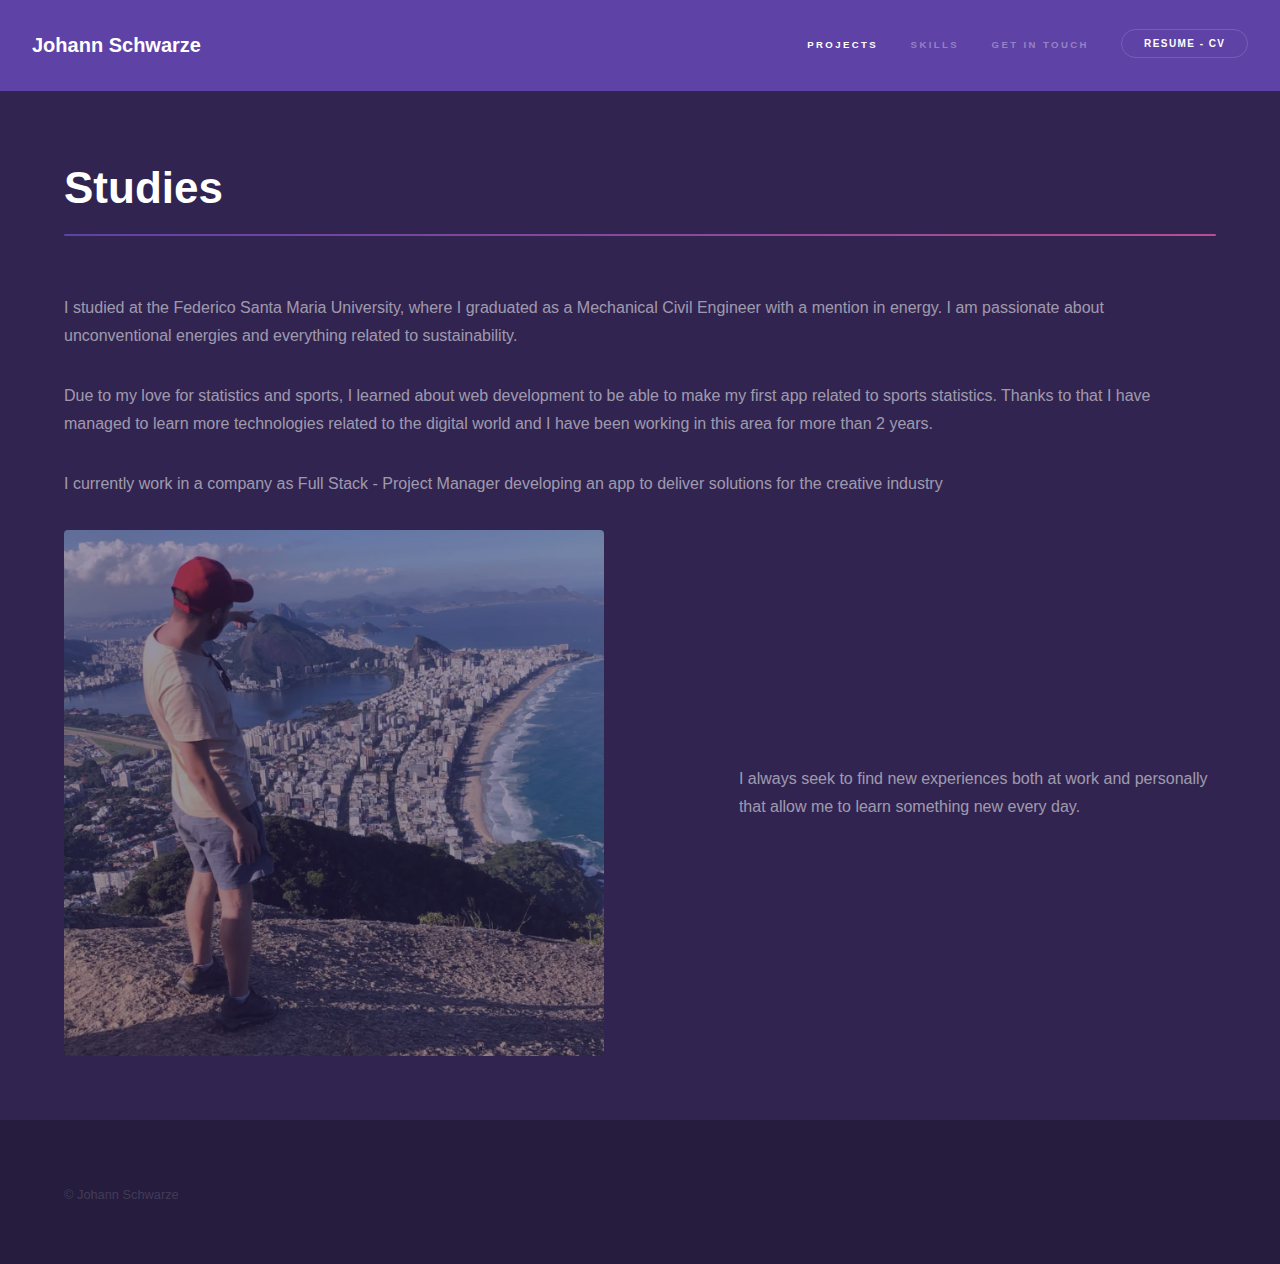
<file: studies.html>
<!DOCTYPE HTML>
<!--
	Hyperspace by HTML5 UP
	html5up.net | @ajlkn
	Free for personal and commercial use under the CCA 3.0 license (html5up.net/license)
-->
<html>
	<head>
		<title>Johann Schwarze</title>
		<meta charset="utf-8" />
		<meta name="viewport" content="width=device-width, initial-scale=1, user-scalable=no" />
		<link rel="stylesheet" href="assets/css/main.css" />
		<noscript><link rel="stylesheet" href="assets/css/noscript.css" /></noscript>
	</head>
	<body class="is-preload">

		<!-- Header -->
		<header id="header"  >
			<div class="alinear noDesktop " style="margin: -5px 0;">
				<a href="../index.html" class="title major "  style="border-bottom: none !important;margin-left: -50px;"> <h3 class="titulo">Johann Schwarze</h3></a>
				<a href="CV.pdf" download="CV-Johann-Schwarze " style="border-bottom: none !important; margin-right: -50px !important;">
					<button style="font-size:0.40em !important;;"> Resume - CV </button>
				</a>

			</div>
			<a  href="../index.html" class="title major noPhone">Johann Schwarze</a>
			<nav >
				<ul class="navega">
					<!-- <li><a href="../index.html#intro"">Home</a></li> -->
					<li><a href="../index.html#one" class="active">Projects</a></li>
					<li><a href="../index.html#two" >Skills</a></li>
					<li><a href="../index.html#three" >Get in touch</a></li>
					<li  class="noPhone">
						<a href="CV.pdf" download="CV-Johann-Schwarze" >
							<button ><font SIZE=1.8 > Resume - CV</font> </button>
						</a>
					</li>
					<!-- <li><a href="../elements.html">Elements</a></li> -->
				</ul>
			</nav>
		</header>

		<!-- Wrapper -->
			<div id="wrapper">

				<!-- Main -->
					<section id="main" class="wrapper">
						<div class="inner">
							<h1 class="major letra">Studies</h1>
							
							<p>I studied at the Federico Santa Maria University, where I graduated as a Mechanical Civil Engineer with a mention in energy. I am passionate about unconventional energies and everything related to sustainability.
							</p>
							<p>Due to my love for statistics and sports, I learned about web development to be able to make my first app related to sports statistics. Thanks to that I have managed to learn more technologies related to the digital world and I have been working in this area for more than 2 years.</p>
							<p>
								I currently work in a company as Full Stack - Project Manager developing an app to deliver solutions for the creative industry
							</p>
								<div class="alinear noPhone">
									<span class="image fit"><img class="hola" style=" margin-right: 10px;  max-width: 80% !important;
										height: auto; opacity: 0.5;" src="images/rio.png" alt="buena" /></span>
										<p>
										I always seek to find new experiences both at work and personally that allow me to learn something new every day.
										</p>
								</div>
								<div class="noDesktop">

									<img class="hola" style=" text-align: center !important;   max-width: 80% !important;
										 opacity: 0.5;" src="images/rio.png" alt="buena" />
										<p>
										I always seek to find new experiences both at work and personally that allow me to learn something new every day.
										</p>
								</div>

						</div>
					</section>

			</div>

		<!-- Footer -->
			<footer id="footer" class="wrapper alt">
				<div class="inner">
					<ul class="menu">
						<li>&copy; Johann Schwarze</a></li>
					</ul>
				</div>
			</footer>

		<!-- Scripts -->
			<script src="assets/js/jquery.min.js"></script>
			<script src="assets/js/jquery.scrollex.min.js"></script>
			<script src="assets/js/jquery.scrolly.min.js"></script>
			<script src="assets/js/browser.min.js"></script>
			<script src="assets/js/breakpoints.min.js"></script>
			<script src="assets/js/util.js"></script>
			<script src="assets/js/main.js"></script>

	</body>
</html>


<style scoped>
	@media (max-width: 480px) {
		.noPhone{
		  display: none !important;
		}
		.imagePhone{
			max-width: 110% !important;
        	max-height: 110% !important;
		}
		.letra{
			font-size: 1em !important; 
			width: 150px !important;
			margin-left: -10px !important;
		}
		.topNegativo{
			margin-top: -400000px !important;
		}
		.botonchico{
			font-size: 0.65em !important;
			margin-left: 20px !important;
			padding-right: 0px !important;
		}
		.titulo{
			font-size: 0.7em !important;
		}
		.navega{
			margin: -5px 0 0 0 !important;
		}
	}
	@media (min-width: 480px) {
		.noDesktop{
		  display: none !important;
		}
		.imagePhone{
			max-width: 65% !important;
        	max-height: 65% !important;
		}
		.topNegativo{
			margin-top: -10000px !important;
		}
		.botonchico{
			font-size: 0.9em !important;
			padding-right: 10px !important;
		}
		

	}

	.hola:hover{
		opacity: 1 !important;
		align-content: center !important;
	}

.alinear {
    display: flex;
    justify-content: space-around;
    align-items: center;
}
</style>
</file>
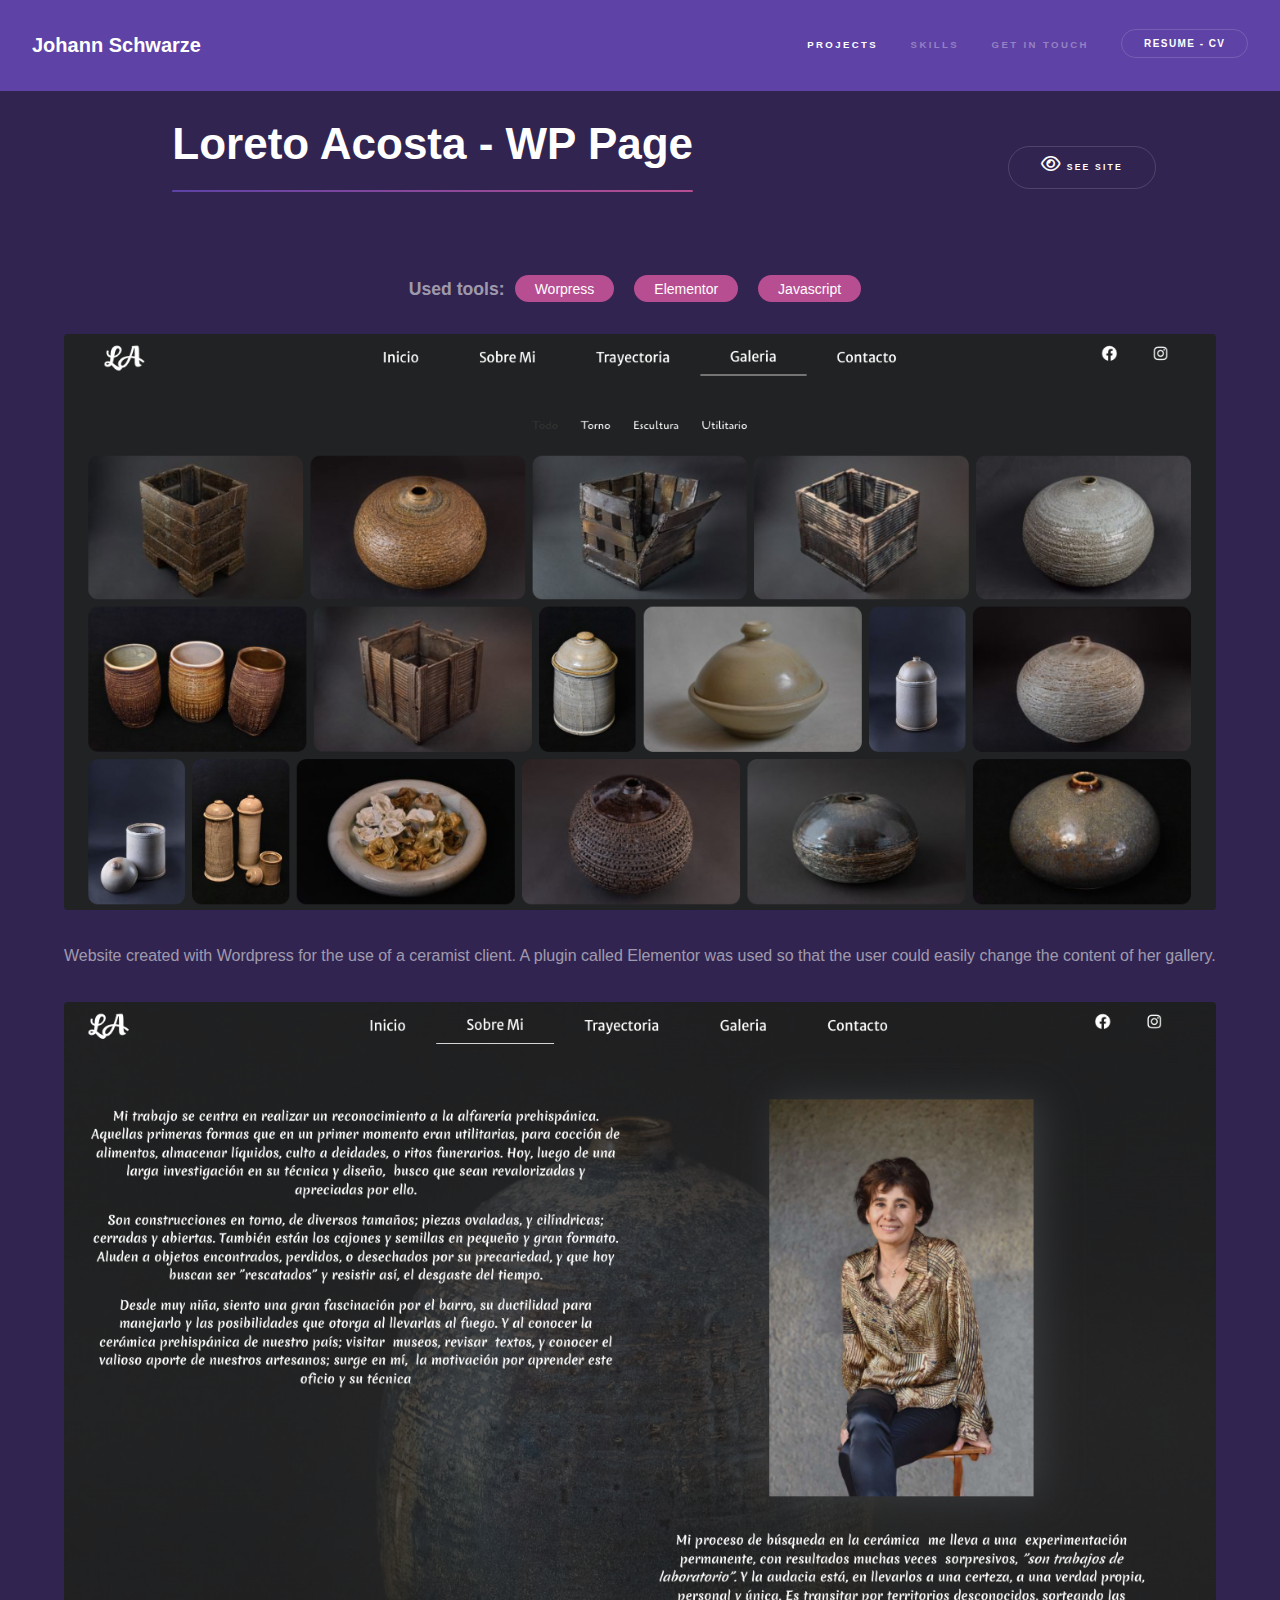
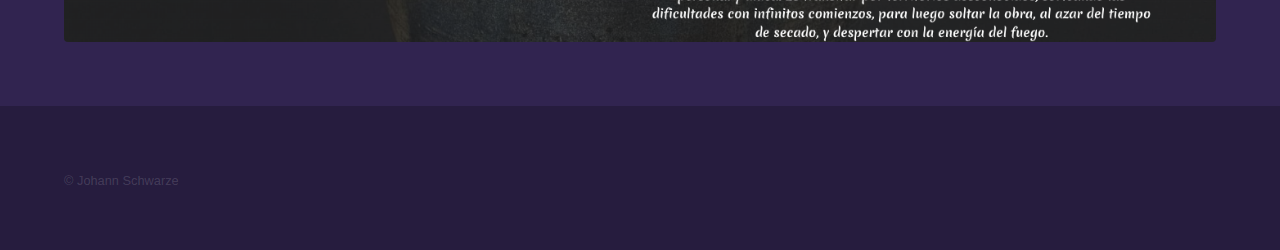
<file: projects/loretoAcostaPage.html>
<!DOCTYPE HTML>
<!--
	Hyperspace by HTML5 UP
	html5up.net | @ajlkn
	Free for personal and commercial use under the CCA 3.0 license (html5up.net/license)
-->
<html>
	<head>
		<title>Loreto Acosta - WP Page</title>
		<meta charset="utf-8" />
		<meta name="viewport" content="width=device-width, initial-scale=1, user-scalable=no" />
		<link rel="stylesheet" href="../assets/css/main.css" />
		<noscript><link rel="stylesheet" href="assets/css/noscript.css" /></noscript>
	</head>
	<body class="is-preload">

		<!-- Header -->
		<header id="header"  >
			<div class="alinear noDesktop " style="margin: -5px 0;">
				<a href="../index.html" class="title major"  style="border-bottom: none !important;margin-left: -50px;"> <h3 class="titulo">Johann Schwarze</h3></a>
				<a href="CV.pdf" download="CV-Johann-Schwarze " style="border-bottom: none !important; margin-right: -50px !important;">
					<button style="font-size:0.40em !important;;"> Resume - CV </button>
				</a>

			</div>
			<a  href="../index.html" class="title major noPhone">Johann Schwarze</a>
			<nav >
				<ul class="navega">
					<!-- <li><a href="../index.html#intro"">Home</a></li> -->
					<li><a href="../index.html#one" class="active">Projects</a></li>
					<li><a href="../index.html#two" >Skills</a></li>
					<li><a href="../index.html#three" >Get in touch</a></li>
					<li  class="noPhone">
						<a href="CV.pdf" download="CV-Johann-Schwarze" >
							<button ><font SIZE=1.8 > Resume - CV</font> </button>
						</a>
					</li>
					<!-- <li><a href="../elements.html">Elements</a></li> -->
				</ul>
			</nav>
		</header>

		<!-- Wrapper -->
			<div id="wrapper">

				<!-- Main -->
					
					<section id="main" class="wrapper">
						<div class="alinear " style="margin-top: 20px;">
							<h1 class="major letra">Loreto Acosta - WP Page</h1>
							<div style="width: 100px; margin-top: -25px; margin-left: -30px;"  class="alinear" >
								
								<div class="botonchico">
									<a href="https://loretoacosta.com" target="_blank"class="button"  >
											<i class="fa-regular fa-eye" style="font-size: 2em;" ></i> See Site
									   
									</a>
								</div>
							
							</div>
						</div>
						<div class="inner" class="topNegativo" style="margin-top: -40px !important;">
							<!-- Chips Skills -->
							<div class="alinear2" style="margin-bottom: 30px;">
								<p style="margin: 0 !important;font-weight: bold; font-size: 110%;">Used tools: </p>
								<div class="chip noPhone">Worpress</div>									
								<div class="chip noPhone">Elementor</div>									
								<div class="chip noPhone">Javascript</div>	
								<div class=" noDesktop alinear">
									<div class="chip ">Vue js</div>									
									<div class="chip ">Node js</div>									
									<div class="chip ">Mongo Db</div>	
							</div>
							

															
							</div>

							<span class="image fit"><img id="myImg1" alt="Gallery page" src="../images/galley LoretoAcosta.png" alt="" /></span>
							<p style="margin-top: 20px;">Website created with Wordpress for the use of a ceramist client. A plugin called Elementor was used so that the user could easily change the content of her gallery.</p>
							<span class="image fit"><img id="myImg2" alt="Trajectory page" src="../images/loretoacostat.png" alt="" /></span>
						</div>
					</section>

			</div>
				<!-- Modal FullScreen -->
				<div id="myModal1" class="modal">
					<img class="modal-content4" id="img01">
					<div id="caption1" class="caption"></div>
				</div>
				<div id="myModal2" class="modal">
					<img class="modal-content4" id="img02">
					<div id="caption2" class="caption"></div>
				</div>

		<!-- Footer -->
			<footer id="footer" class="wrapper alt">
				<div class="inner">
					<ul class="menu">
						<li>&copy; Johann Schwarze</a></li>
					</ul>
				</div>
			</footer>

		<!-- Scripts -->
			<script src="../assets/js/jquery.min.js"></script>
			<script src="../assets/js/jquery.scrollex.min.js"></script>
			<script src="../assets/js/jquery.scrolly.min.js"></script>
			<script src="../assets/js/browser.min.js"></script>
			<script src="../assets/js/breakpoints.min.js"></script>
			<script src="../assets/js/util.js"></script>
			<script src="../assets/js/main.js"></script>

	</body>
</html>

<style scoped>
	@media (max-width: 480px) {
		.noPhone{
		  display: none !important;
		}
		.imagePhone{
			max-width: 125% !important;
        	max-height: 125% !important;
		}
		.letra{
			font-size: 0.9em !important; 
			width: 150px !important;
			margin-left: -10px !important;
		}
		.topNegativo{
			margin-top: -400000px !important;
		}
		.botonchico{
			font-size: 0.65em !important;
			margin-left: 20px !important;
			padding-right: 0px !important;
		}
		.titulo{
			font-size: 0.7em !important;
		}
		.navega{
			margin: -5px 0 0 0 !important;
		}
		.modal-content4 {
		margin: auto;
		display: block;
		width: 80%;
		max-width: 1000px;
		}
	}
	@media (min-width: 480px) {
		.noDesktop{
		  display: none !important;
		}
		.imagePhone{
			max-width: 65% !important;
        	max-height: 65% !important;
		}
		.topNegativo{
			margin-top: -10000px !important;
		}
		.botonchico{
			font-size: 0.9em !important;
			padding-right: 10px !important;
		}
		.alinear2 {
		display: flex;
		justify-content:center;
		align-items: center;
		}
		.modal-content4 {
		margin: auto;
		display: block;
		width: 120%;
		max-width: 1000px;
		}
	
	}

	.chip{
    display: inline-flex;
    flex-direction: row;
    background-color: #b74e91;
    border: none;
    cursor: default;
    height: 27px;
    outline: none;
    padding: 0 20px;
	margin: 0 10px;
    font-size: 14px;
    color: white;
    font-family:"Open Sans", sans-serif;
    white-space: nowrap;
    align-items: center;
    border-radius: 200px;
    vertical-align: middle;
    text-decoration: none;
    justify-content: center;
	}
	.chip:hover {opacity: 0.8;}

.alinear {
    display: flex;
    justify-content: space-around;
    align-items: center;
}

/* The Modal (background) */
.modal {
	display: none; /* Hidden by default */
	position: fixed; /* Stay in place */
	z-index: 1; /* Sit on top */
	padding-top: 100px; /* Location of the box */
	left: 0;
	top: 0;
	width: 100%; /* Full width */
	height: 100%; /* Full height */
	overflow: auto; /* Enable scroll if needed */
	background-color: rgb(0,0,0); /* Fallback color */
	background-color: rgba(0,0,0,0.9); /* Black w/ opacity */
	}

	/* Modal Content (image) */
	.modal-content {
	margin: auto;
	display: block;
	width: 90%;
	max-width: 800px;
	}

	/* Caption of Modal Image */
	.caption {
	margin: auto;
	display: block;
	width: 80%;
	max-width: 700px;
	text-align: center;
	color: #ccc;
	padding: 10px 0;
	height: 150px;
	}
	/* Add Animation */
	.modal-content , .caption {  
	-webkit-animation-name: zoom;
	-webkit-animation-duration: 0.6s;
	animation-name: zoom;
	animation-duration: 0.6s;
	}
	.modal-content4, .caption {  
	-webkit-animation-name: zoom;
	-webkit-animation-duration: 0.6s;
	animation-name: zoom;
	animation-duration: 0.6s;
	}

	@-webkit-keyframes zoom {
	from {-webkit-transform:scale(0)} 
	to {-webkit-transform:scale(1)}
	}

	@keyframes zoom {
	from {transform:scale(0)} 
	to {transform:scale(1)}
	}
	/* 100% Image Width on Smaller Screens */
	@media only screen and (max-width: 700px){
	.modal-content {
		width: 70%;
	}
}

</style>
<script>
		// Get the modal
var modal1 = document.getElementById("myModal1");
var modal2 = document.getElementById("myModal2");

// Get the image and insert it inside the modal - use its "alt" text as a caption
var img1 = document.getElementById("myImg1");
var modalImg1 = document.getElementById("img01");
var captionText1 = document.getElementById("caption1");

var img2 = document.getElementById("myImg2");
var modalImg2 = document.getElementById("img02");
var captionText2 = document.getElementById("caption2");


img1.onclick = function(){
	console.log('casa')
  modal1.style.display = "block";
  modalImg1.src = this.src;
  captionText1.innerHTML = this.alt;
}

img2.onclick = function(){
  modal2.style.display = "block";
  modalImg2.src = this.src;
  captionText2.innerHTML = this.alt;
}

// When the user clicks on <span> (x), close the modal
modalImg1.onclick = function() { 
  modal1.style.display = "none";
}
modal1.onclick = function() { 
  modal1.style.display = "none";
}
modalImg2.onclick = function() { 
  modal2.style.display = "none";
}
modal2.onclick = function() { 
  modal2.style.display = "none";
}

</script>
</file>
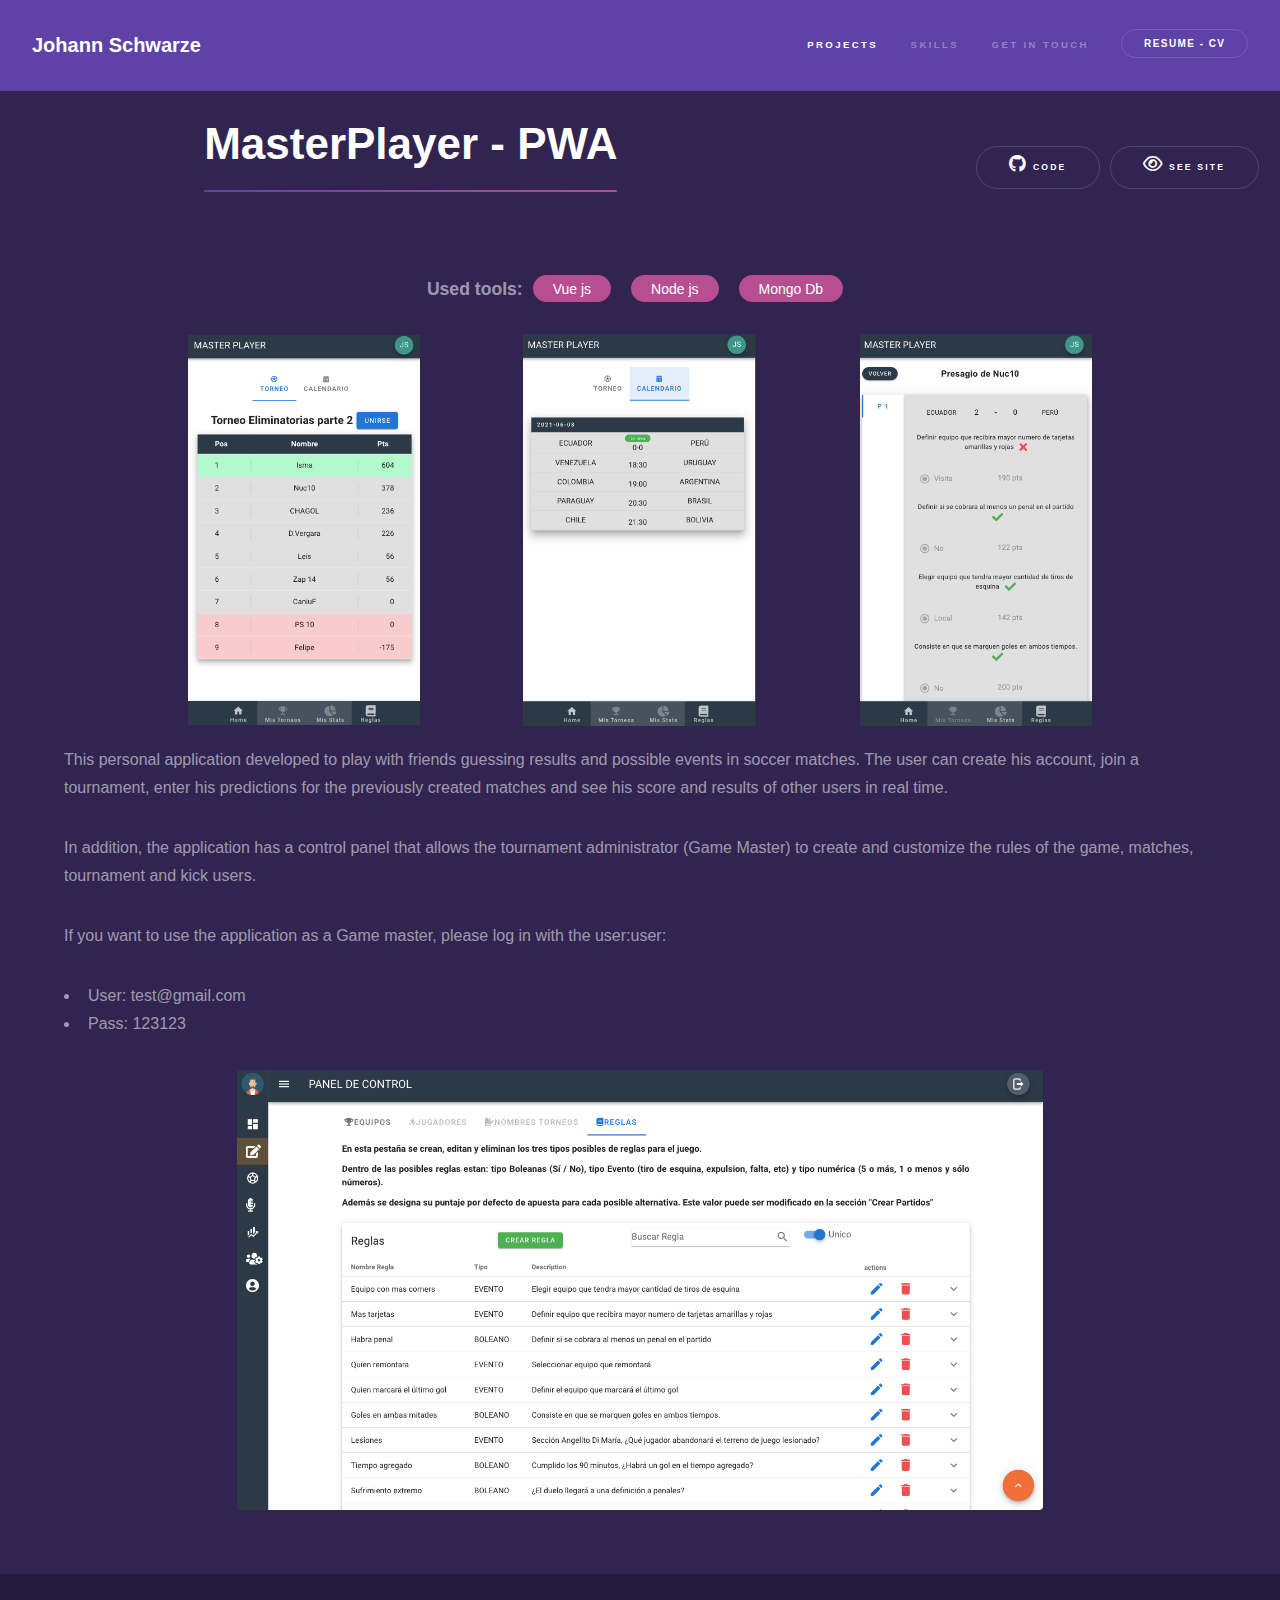
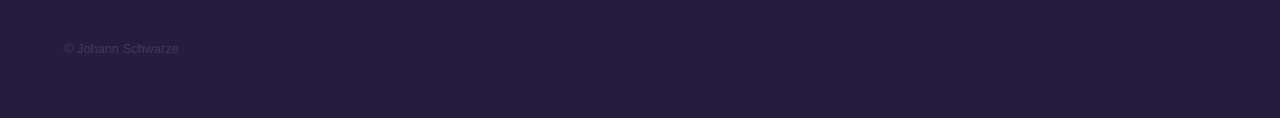
<file: projects/pollagolApp.html>
<!DOCTYPE HTML>
<!--
	Hyperspace by HTML5 UP
	html5up.net | @ajlkn
	Free for personal and commercial use under the CCA 3.0 license (html5up.net/license)
-->
<html>
	<head>
		<title>Dev Johann Schwarze</title>
		<meta charset="utf-8" />
		<meta name="viewport" content="width=device-width, initial-scale=1, user-scalable=no" />
		<link rel="stylesheet" href="../assets/css/main.css" />
		<noscript><link rel="stylesheet" href="assets/css/noscript.css" /></noscript>
	</head>
	<body class="is-preload">

		<!-- Header -->
			<header id="header"  >
				<div class="alinear noDesktop " style="margin: -5px 0;">
					<a href="../index.html" class="title major"  style="border-bottom: none !important;margin-left: -50px;"> <h3 class="titulo">Johann Schwarze</h3></a>
					<a href="CV.pdf" download="CV-Johann-Schwarze " style="border-bottom: none !important; margin-right: -50px !important;">
						<button style="font-size:0.40em !important;;"> Resume - CV </button>
					</a>

				</div>
				<a  href="../index.html" class="title major noPhone">Johann Schwarze</a>
				<nav >
					<ul class="navega">
						<!-- <li><a href="../index.html#intro"">Home</a></li> -->
						<li><a href="../index.html#one" class="active">Projects</a></li>
						<li><a href="../index.html#two" >Skills</a></li>
						<li><a href="../index.html#three" >Get in touch</a></li>
                        <li  class="noPhone">
							<a href="CV.pdf" download="CV-Johann-Schwarze" >
								<button ><font SIZE=1.8 > Resume - CV</font> </button>
							</a>
						</li>
						<!-- <li><a href="../elements.html">Elements</a></li> -->
					</ul>
				</nav>
			</header>

		<!-- Wrapper -->
			<div id="wrapper">
				<!-- Main -->
				<section id="main" class="wrapper">
					<div class="alinear " style="margin-top: 20px;">
						<h1 class="major letra">MasterPlayer - PWA</h1>
						<div style="width: 100px; margin-top: -25px; margin-left: -50px;"  class="alinear" >
							<div class="botonchico">
								
								<a href="https://github.com/jschacosta/PollaGolFrontend" target="_blank" class="button"  >
									<i class="fa-brands fa-github" style="font-size: 2em; " ></i>
									Code
							</a>
							</div>
							<div class="botonchico">
								<a href="https://masterplayer.up.railway.app/" target="_blank"class="button"  >
										<i class="fa-regular fa-eye" style="font-size: 2em;" ></i> See Site
									
								</a>
							</div>
						
						</div>
						</div>
						<div class="inner" class="topNegativo" style="margin-top: -40px !important;">
							<!-- Chips Skills -->
							<div class="alinear2" style="margin-bottom: 30px;">
								<p style="margin: 0 !important;font-weight: bold; font-size: 110%;">Used tools: </p>
								<div class="chip noPhone">Vue js</div>									
								<div class="chip noPhone">Node js</div>									
								<div class="chip noPhone">Mongo Db</div>	
								<div class=" noDesktop alinear">
									<div class="chip ">Vue js</div>									
									<div class="chip ">Node js</div>									
									<div class="chip ">Mongo Db</div>	
							</div>
							

															
							</div>
							<!-- Galeria de Fotos -->
						<div class="alinear">
							<span  style=" display: flex;
							justify-content: flex-end;"><img id="myImg1" alt="Positions table" class="imagePhone" src="../images/mp1.png"/></span>
								<div style="padding: 20px;"></div>
								<span style=" display: flex;
								justify-content: center;"><img id="myImg2" alt="Match schedule" class="imagePhone" src="../images/mp2.png"/></span>
									<div style="padding: 20px;"></div>
								<span c style=" display: flex;
								justify-content: flex-start;"><img id="myImg3" alt="User predictions" class="imagePhone" src="../images/mp3.png" /></span>
						</div>
						<p style="margin-top: 20px; ">This personal application developed to play with friends guessing results and possible events in soccer matches. The user can create his account, join a tournament, enter his predictions for the previously created matches and see his score and results of other users in real time.</p>
						<p>In addition, the application has a control panel that allows the tournament administrator (Game Master) to create and customize the rules of the game, matches, tournament and kick users.
						</p>
						<p>If you want to use the application as a Game master, please log in with the user:user:</p>
						<ul>
							<li>User: test@gmail.com</li>
							<li>Pass: 123123</li>
						</ul>
						<span class="image fit" style=" display: flex;
						justify-content: center;""><img id="myImg4"  alt="Control Panel" src="../images/panelControlPollagol.png" style="max-width: 70%;
							max-height: 70%;" /></span>
					</div>
				</section>

			</div>

		<!-- Footer -->
			<footer id="footer" class="wrapper alt" style="margin-bottom: -1000px !important;">
				<div class="inner">
					<ul class="menu">
						<li>&copy; Johann Schwarze</a></li>
					</ul>
				</div>
			</footer>

		<!-- Modal FullScreen -->
			<div id="myModal1" class="modal">
				<img class="modal-content" id="img01">
				<div id="caption1" class="caption"></div>
			</div>
			<div id="myModal2" class="modal">
				<img class="modal-content" id="img02">
				<div id="caption2" class="caption"></div>
			</div>
			<div id="myModal3" class="modal">
				<img class="modal-content" id="img03">
				<div id="caption3" class="caption"></div>
			</div>
			<div id="myModal4" class="modal">
				<img class="modal-content4" id="img04">
				<div id="caption4" class="caption"></div>
			</div>

		<!-- Scripts -->
			<script src="../assets/js/jquery.min.js"></script>
			<script src="../assets/js/jquery.scrollex.min.js"></script>
			<script src="../assets/js/jquery.scrolly.min.js"></script>
			<script src="../assets/js/browser.min.js"></script>
			<script src="../assets/js/breakpoints.min.js"></script>
			<script src="../assets/js/util.js"></script>
			<script src="../assets/js/main.js"></script>

	</body>
</html>

<style scoped>
	@media (max-width: 480px) {
		.noPhone{
		  display: none !important;
		}
		.imagePhone{
			max-width: 125% !important;
        	max-height: 125% !important;
		}
		.letra{
			font-size: 0.95em !important; 
			width: 150px !important;
			margin-left: -30px !important;
		}
		.topNegativo{
			margin-top: -400000px !important;
		}
		.botonchico{
			font-size: 0.65em !important;
			margin-left: 0px !important;
			padding-right: 10px !important;
		}
		.titulo{
			font-size: 0.7em !important;
		}
		.navega{
			margin: -5px 0 0 0 !important;
		}
		.modal-content4 {
		margin: auto;
		display: block;
		width: 80%;
		max-width: 1000px;
		}
		
	}
	@media (min-width: 480px) {
		.noDesktop{
		  display: none !important;
		}
		.imagePhone{
			max-width: 65% !important;
        	max-height: 65% !important;
		}
		.topNegativo{
			margin-top: -10000px !important;
		}
		.botonchico{
			font-size: 0.9em !important;
			padding-right: 10px !important;
		}
		.alinear2 {
		display: flex;
		justify-content:center;
		align-items: center;
		}
		.modal-content4 {
		margin: auto;
		display: block;
		width: 90%;
		max-width: 1000px;
		}

	}

	.alinear {
		display: flex;
		justify-content: space-around;
		align-items: center;
	}
	
	.chip{
    display: inline-flex;
    flex-direction: row;
    background-color: #b74e91;
    border: none;
    cursor: default;
    height: 27px;
    outline: none;
    padding: 0 20px;
	margin: 0 10px;
    font-size: 14px;
    color: white;
    font-family:"Open Sans", sans-serif;
    white-space: nowrap;
    align-items: center;
    border-radius: 200px;
    vertical-align: middle;
    text-decoration: none;
    justify-content: center;
	}
	.chip:hover {opacity: 0.8;}
	.myImg:hover {opacity: 0.7;}
	/* The Modal (background) */
	.modal {
	display: none; /* Hidden by default */
	position: fixed; /* Stay in place */
	z-index: 1; /* Sit on top */
	padding-top: 100px; /* Location of the box */
	left: 0;
	top: 0;
	width: 100%; /* Full width */
	height: 100%; /* Full height */
	overflow: auto; /* Enable scroll if needed */
	background-color: rgb(0,0,0); /* Fallback color */
	background-color: rgba(0,0,0,0.9); /* Black w/ opacity */
	}

	/* Modal Content (image) */
	.modal-content {
	margin: auto;
	display: block;
	width: 25%;
	max-width: 700px;
	}

	/* Caption of Modal Image */
	.caption {
	margin: auto;
	display: block;
	width: 80%;
	max-width: 700px;
	text-align: center;
	color: #ccc;
	padding: 10px 0;
	height: 150px;
	}

	/* Add Animation */
	.modal-content , .caption {  
	-webkit-animation-name: zoom;
	-webkit-animation-duration: 0.6s;
	animation-name: zoom;
	animation-duration: 0.6s;
	}
	.modal-content4, .caption {  
	-webkit-animation-name: zoom;
	-webkit-animation-duration: 0.6s;
	animation-name: zoom;
	animation-duration: 0.6s;
	}

	@-webkit-keyframes zoom {
	from {-webkit-transform:scale(0)} 
	to {-webkit-transform:scale(1)}
	}

	@keyframes zoom {
	from {transform:scale(0)} 
	to {transform:scale(1)}
	}
	/* 100% Image Width on Smaller Screens */
	@media only screen and (max-width: 700px){
	.modal-content {
		width: 70%;
	}
}
</style>

<script>
	// Get the modal
var modal1 = document.getElementById("myModal1");
var modal2 = document.getElementById("myModal2");
var modal3 = document.getElementById("myModal3");
var modal4 = document.getElementById("myModal4");

// Get the image and insert it inside the modal - use its "alt" text as a caption
var img1 = document.getElementById("myImg1");
var img2 = document.getElementById("myImg2");
var img3 = document.getElementById("myImg3");
var img4 = document.getElementById("myImg4");
var modalImg1 = document.getElementById("img01");
var modalImg2 = document.getElementById("img02");
var modalImg3 = document.getElementById("img03");
var modalImg4 = document.getElementById("img04");
var captionText1 = document.getElementById("caption1");
var captionText2 = document.getElementById("caption2");
var captionText3 = document.getElementById("caption3");
var captionText4 = document.getElementById("caption4");
img1.onclick = function(){
	console.log('entrando1',modal1)
  modal1.style.display = "block";
  modalImg1.src = this.src;
  captionText1.innerHTML = this.alt;
}
img2.onclick = function(){
	console.log('entrando2')
  modal2.style.display = "block";
  modalImg2.src = this.src;
  captionText2.innerHTML = this.alt;
}
img3.onclick = function(){
  modal3.style.display = "block";
  modalImg3.src = this.src;
  captionText3.innerHTML = this.alt;
}
img4.onclick = function(){
  modal4.style.display = "block";
  modalImg4.src = this.src;
  captionText4.innerHTML = this.alt;
}

// Get the <span> element that closes the modal
var span = document.getElementsByClassName("close");

// When the user clicks on <span> (x), close the modal
modalImg1.onclick = function() { 
  modal1.style.display = "none";
}
modal1.onclick = function() { 
  modal1.style.display = "none";
}
modalImg2.onclick = function() { 
  modal2.style.display = "none";
}
modal2.onclick = function() { 
  modal2.style.display = "none";
}
modalImg3.onclick = function() { 
  modal3.style.display = "none";
}
modal3.onclick = function() { 
  modal3.style.display = "none";
}
modal4.onclick = function() { 
  modal4.style.display = "none";
}
</script>
</file>
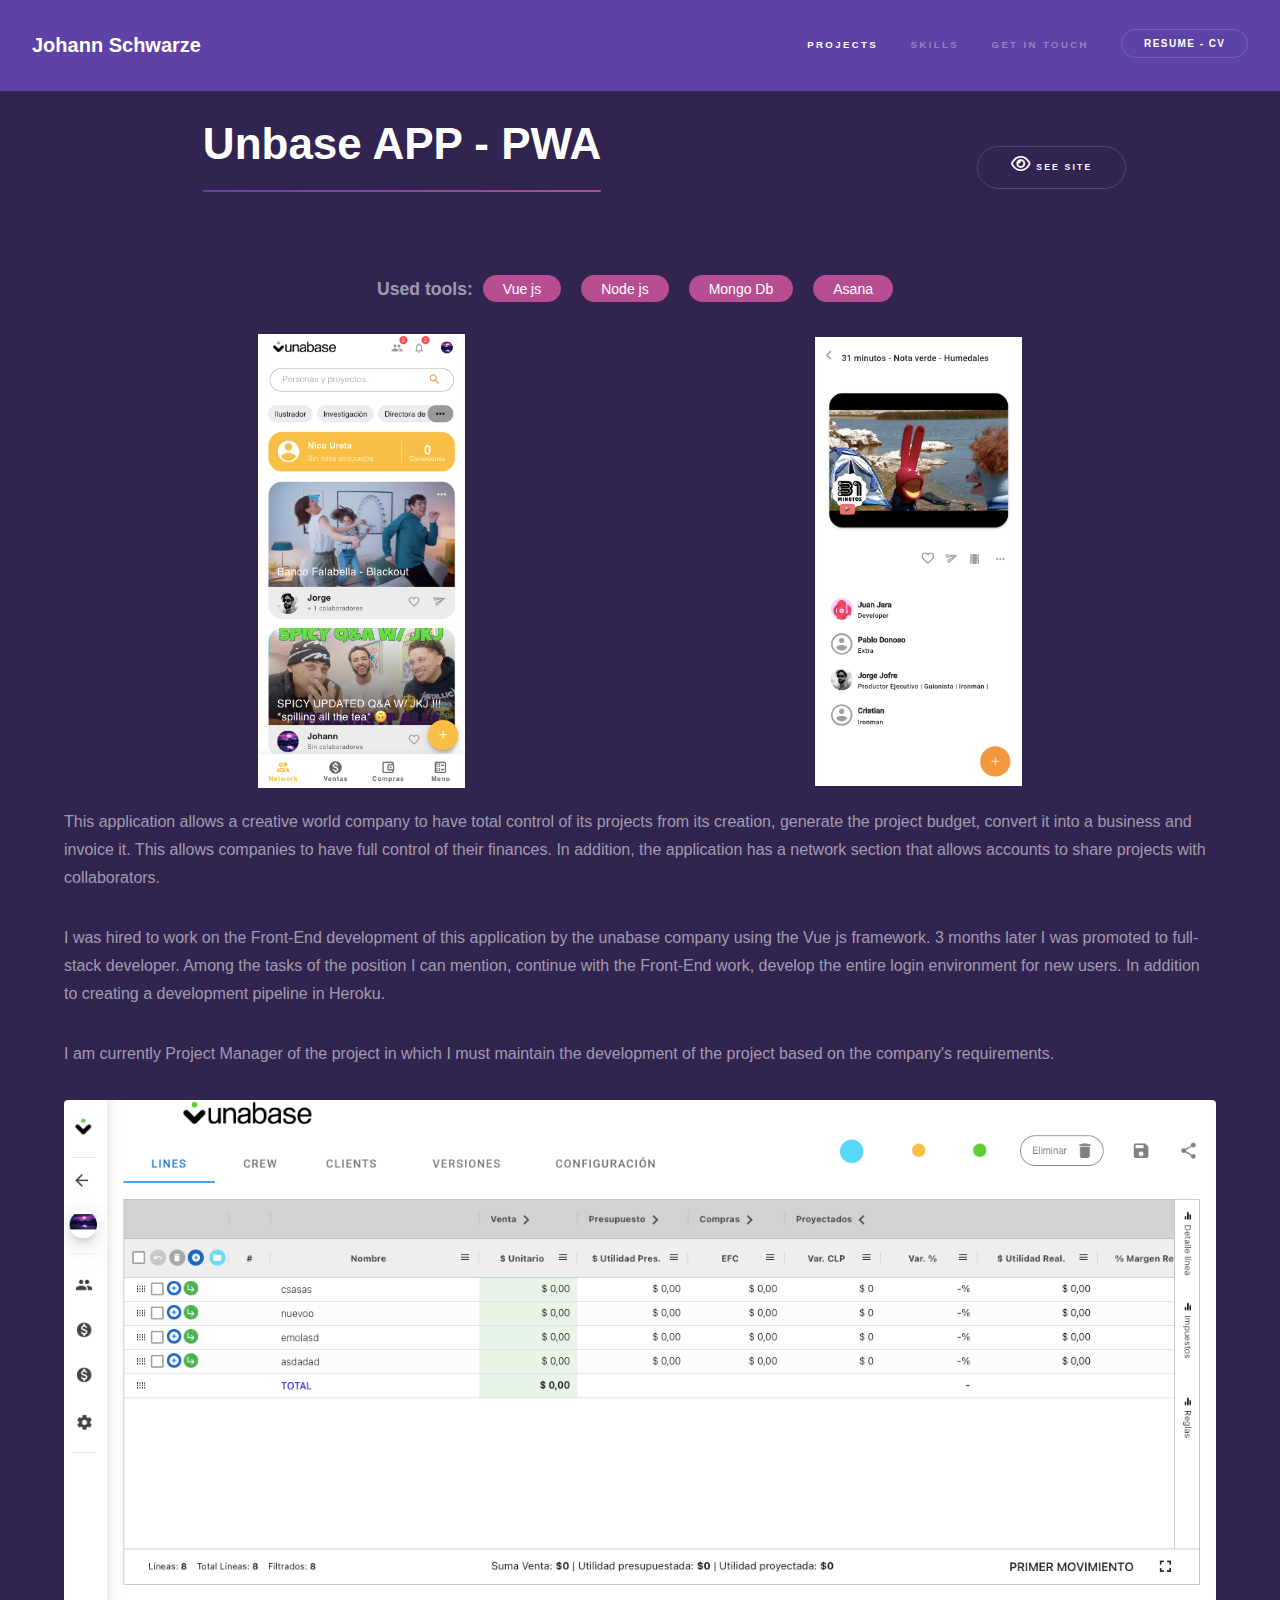
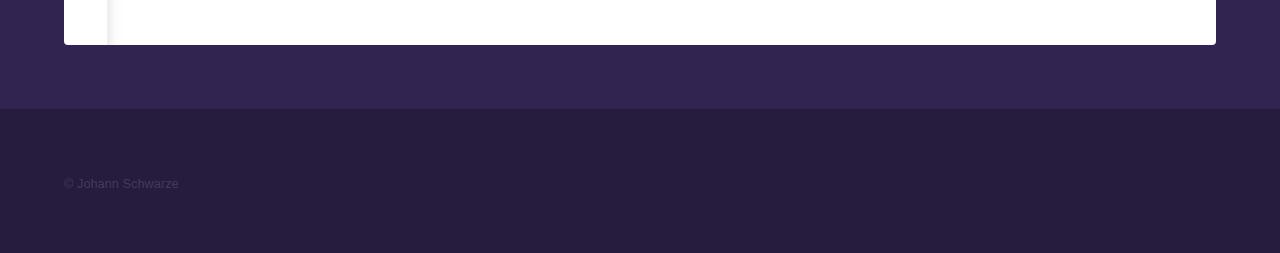
<file: projects/unabaseApp.html>
<!DOCTYPE HTML>
<!--
	Hyperspace by HTML5 UP
	html5up.net | @ajlkn
	Free for personal and commercial use under the CCA 3.0 license (html5up.net/license)
-->
<html>
	<head>
		<title>Johann Schwarze</title>
		<meta charset="utf-8" />
		<meta name="viewport" content="width=device-width, initial-scale=1, user-scalable=no" />
		<link rel="stylesheet" href="../assets/css/main.css" />
		<noscript><link rel="stylesheet" href="assets/css/noscript.css" /></noscript>
	</head>
	<body class="is-preload">

		<!-- Header -->
		<header id="header"  >
			<div class="alinear noDesktop " style="margin: -5px 0;">
				<a href="../index.html" class="title major"  style="border-bottom: none !important;margin-left: -50px;"> <h3 class="titulo">Johann Schwarze</h3></a>
				<a href="CV.pdf" download="CV-Johann-Schwarze " style="border-bottom: none !important; margin-right: -50px !important;">
					<button style="font-size:0.40em !important;;"> Resume - CV </button>
				</a>

			</div>
			<a  href="../index.html" class="title major noPhone">Johann Schwarze</a>
			<nav >
				<ul class="navega">
					<!-- <li><a href="../index.html#intro"">Home</a></li> -->
					<li><a href="../index.html#one" class="active">Projects</a></li>
					<li><a href="../index.html#two" >Skills</a></li>
					<li><a href="../index.html#three" >Get in touch</a></li>
					<li  class="noPhone">
						<a href="CV.pdf" download="CV-Johann-Schwarze" >
							<button ><font SIZE=1.8 > Resume - CV</font> </button>
						</a>
					</li>
					<!-- <li><a href="../elements.html">Elements</a></li> -->
				</ul>
			</nav>
		</header>

		<!-- Wrapper -->
			<div id="wrapper">

				<!-- Main -->
				<section id="main" class="wrapper">
					<div class="alinear " style="margin-top: 20px;">
						<h1 class="major letra">Unbase APP  - PWA</h1>
						<div style="width: 100px; margin-top: -25px; margin-left: -30px;"  class="alinear" >
							
							<div class="botonchico">
								<a href="https://loretoacosta.com" target="_blank"class="button"  >
										<i class="fa-regular fa-eye" style="font-size: 2em;" ></i> See Site
								   
								</a>
							</div>
						
						</div>
					</div>
					<div class="inner" class="topNegativo" style="margin-top: -40px !important;">
						<div class="alinear2" style="margin-bottom: 30px;">
							<p style="margin: 0 !important;font-weight: bold; font-size: 110%;">Used tools: </p>
							<div class="chip noPhone">Vue js</div>									
							<div class="chip noPhone">Node js</div>									
							<div class="chip noPhone">Mongo Db</div>	
							<div class="chip noPhone">Asana</div>	
							<div class=" noDesktop alinear">
								<div class="chip "style="margin:0 5px; padding:0 10px">Vue js</div>									
								<div class="chip " style="margin:0 5px; padding:0 10px">Node js</div>									
								<div class="chip " style="margin:0 5px; padding:0 10px">Mongo Db</div>	
								<div class="chip " style="margin:0 5px; padding:0 10px">Asana</div>	
							</div>
						</div>
						<div class="alinear" style="margin-top: 20px;">
							<span  style=" display: flex; justify-content: flex-end;">
								<img class="imagePhone" id="myImg1" alt="Network Page" src="../images/unabaseNetwork2.png"/>
							</span>
                            <div style="padding: 10px;"></div>
                            <span style=" display: flex; justify-content: flex-start;">
								<img class="imagePhone" id="myImg2" alt="Proyect Page" src="../images/unabaseNetwork.png"/>
							</span>
                        </div>
						<p  style="margin-top: 20px;">This application allows a creative world company to have total control of its projects from its creation, generate the project budget, convert it into a business and invoice it. This allows companies to have full control of their finances. In addition, the application has a network section that allows accounts to share projects with collaborators.</p>
						<p>I was hired to work on the Front-End development of this application by the unabase company using the Vue js framework. 3 months later I was promoted to full-stack developer. Among the tasks of the position I can mention, continue with the Front-End work, develop the entire login environment for new users. In addition to creating a development pipeline in Heroku.</p>
						<p>I am currently Project Manager of the project in which I must maintain the development of the project based on the company's requirements.</p>

						<span class="image fit" style=" display: flex;
						justify-content: center;""><img  id="myImg3" alt="Budget Section" src="../images/unabaseTable.png" style="max-width: 110%;
							max-height: 70%;" /></span>
                    </div>
				</section>
			</div>
				

		<!-- Footer -->
			<footer id="footer" class="wrapper alt">
				<div class="inner">
					<ul class="menu">
						<li>&copy; Johann Schwarze</a></li>
					</ul>
				</div>
			</footer>

			<div id="myModal1" class="modal">
				<img class="modal-content" id="img01">
				<div id="caption1" class="caption"></div>
			</div>
			<div id="myModal2" class="modal">
				<img class="modal-content" id="img02">
				<div id="caption2" class="caption"></div>
			</div>
			<div id="myModal3" class="modal">
				<img class="modal-content" id="img03">
				<div id="caption3" class="caption"></div>
			</div>

		<!-- Scripts -->
			<script src="../assets/js/jquery.min.js"></script>
			<script src="../assets/js/jquery.scrollex.min.js"></script>
			<script src="../assets/js/jquery.scrolly.min.js"></script>
			<script src="../assets/js/browser.min.js"></script>
			<script src="../assets/js/breakpoints.min.js"></script>
			<script src="../assets/js/util.js"></script>
			<script src="../assets/js/main.js"></script>

	</body>
</html>
<style scoped>
	@media (max-width: 480px) {
		.noPhone{
		  display: none !important;
		}
		.imagePhone{
			max-width: 110% !important;
        	max-height: 110% !important;
		}
		.letra{
			font-size: 0.95em !important; 
			width: 150px !important;
			margin-left: -10px !important;
		}
		.topNegativo{
			margin-top: -400000px !important;
		}
		.botonchico{
			font-size: 0.65em !important;
			margin-left: 20px !important;
			padding-right: 0px !important;
		}
		.titulo{
			font-size: 0.7em !important;
		}
		.navega{
			margin: -5px 0 0 0 !important;
		}
		.modal-content4 {
		margin: auto;
		display: block;
		width: 80%;
		max-width: 1000px;
		}
	}
	@media (min-width: 480px) {
		.noDesktop{
		  display: none !important;
		}
		.imagePhone{
			max-width: 65% !important;
        	max-height: 65% !important;
		}
		.topNegativo{
			margin-top: -10000px !important;
		}
		.botonchico{
			font-size: 0.9em !important;
			padding-right: 10px !important;
		}
		.modal-content4 {
		margin: auto;
		display: block;
		width: 90%;
		max-width: 1000px;
		}
		.alinear2 {
		display: flex;
		justify-content:center;
		align-items: center;
		}
	}

.alinear {
    display: flex;
    justify-content: space-around;
    align-items: center;
}
.chip{
    display: inline-flex;
    flex-direction: row;
    background-color: #b74e91;
    border: none;
    cursor: default;
    height: 27px;
    outline: none;
    padding: 0 20px;
	margin: 0 10px;
    font-size: 14px;
    color: white;
    font-family:"Open Sans", sans-serif;
    white-space: nowrap;
    align-items: center;
    border-radius: 200px;
    vertical-align: middle;
    text-decoration: none;
    justify-content: center;
	}
	.chip:hover {opacity: 0.8;}
	.myImg:hover {opacity: 0.7;}
	/* The Modal (background) */
	.modal {
	display: none; /* Hidden by default */
	position: fixed; /* Stay in place */
	z-index: 1; /* Sit on top */
	padding-top: 100px; /* Location of the box */
	left: 0;
	top: 0;
	width: 100%; /* Full width */
	height: 100%; /* Full height */
	overflow: auto; /* Enable scroll if needed */
	background-color: rgb(0,0,0); /* Fallback color */
	background-color: rgba(0,0,0,0.9); /* Black w/ opacity */
	}

	/* Modal Content (image) */
	.modal-content {
	margin: auto;
	display: block;
	width: 25%;
	max-width: 700px;
	}

	/* Caption of Modal Image */
	.caption {
	margin: auto;
	display: block;
	width: 80%;
	max-width: 700px;
	text-align: center;
	color: #ccc;
	padding: 10px 0;
	height: 150px;
	}

	/* Add Animation */
	.modal-content , .caption {  
	-webkit-animation-name: zoom;
	-webkit-animation-duration: 0.6s;
	animation-name: zoom;
	animation-duration: 0.6s;
	}
	.modal-content4, .caption {  
	-webkit-animation-name: zoom;
	-webkit-animation-duration: 0.6s;
	animation-name: zoom;
	animation-duration: 0.6s;
	}

	@-webkit-keyframes zoom {
	from {-webkit-transform:scale(0)} 
	to {-webkit-transform:scale(1)}
	}

	@keyframes zoom {
	from {transform:scale(0)} 
	to {transform:scale(1)}
	}
	/* 100% Image Width on Smaller Screens */
	@media only screen and (max-width: 700px){
	.modal-content {
		width: 70%;
	}
}
</style>

<script>
	// Get the modal
var modal1 = document.getElementById("myModal1");
var modal2 = document.getElementById("myModal2");
var modal3 = document.getElementById("myModal3");
// Get the image and insert it inside the modal - use its "alt" text as a caption
var img1 = document.getElementById("myImg1");
var img2 = document.getElementById("myImg2");
var img3 = document.getElementById("myImg3");
var modalImg1 = document.getElementById("img01");
var modalImg2 = document.getElementById("img02");
var modalImg3 = document.getElementById("img03");
var captionText1 = document.getElementById("caption1");
var captionText2 = document.getElementById("caption2");
var captionText3 = document.getElementById("caption3");
img1.onclick = function(){
	console.log('entrando1',modal1)
  modal1.style.display = "block";
  modalImg1.src = this.src;
  captionText1.innerHTML = this.alt;
}
img2.onclick = function(){
	console.log('entrando2')
  modal2.style.display = "block";
  modalImg2.src = this.src;
  captionText2.innerHTML = this.alt;
}
img3.onclick = function(){
  modal3.style.display = "block";
  modalImg3.src = this.src;
  captionText3.innerHTML = this.alt;
}

// Get the <span> element that closes the modal
var span = document.getElementsByClassName("close");

// When the user clicks on <span> (x), close the modal
modalImg1.onclick = function() { 
	console.log('buenino')
  modal1.style.display = "none";
}
modal1.onclick = function() { 
  modal1.style.display = "none";
}
modalImg2.onclick = function() { 
  modal2.style.display = "none";
}
modal2.onclick = function() { 
  modal2.style.display = "none";
}
modalImg3.onclick = function() { 
  modal3.style.display = "none";
}
modal3.onclick = function() { 
  modal3.style.display = "none";
}
</script>
</file>
<file: assets/css/main.css>
@import url(all.min.css);

/*
	Hyperspace by HTML5 UP
	html5up.net | @ajlkn
	Free for personal and commercial use under the CCA 3.0 license (html5up.net/license)
*/

html, body, div, span, applet, object,
iframe, h1, h2, h3, h4, h5, h6, p, blockquote,
pre, a, abbr, acronym, address, big, cite,
code, del, dfn, em, img, ins, kbd, q, s, samp,
small, strike, strong, sub, sup, tt, var, b,
u, i, center, dl, dt, dd, ol, ul, li, fieldset,
form, label, legend, table, caption, tbody,
tfoot, thead, tr, th, td, article, aside,
canvas, details, embed, figure, figcaption,
footer, header, hgroup, menu, nav, output, ruby,
section, summary, time, mark, audio, video {
	margin: 0;
	padding: 0;
	border: 0;
	font-size: 100%;
	font: inherit;
	vertical-align: baseline;}

article, aside, details, figcaption, figure,
footer, header, hgroup, menu, nav, section {
	display: block;}

body {
	line-height: 1;
}

ol, ul {
	list-style: none;
}

blockquote, q {
	quotes: none;
}

	blockquote:before, blockquote:after, q:before, q:after {
		content: '';
		content: none;
	}

table {
	border-collapse: collapse;
	border-spacing: 0;
}

body {
	-webkit-text-size-adjust: none;
}

mark {
	background-color: transparent;
	color: inherit;
}

input::-moz-focus-inner {
	border: 0;
	padding: 0;
}

input, select, textarea {
	-moz-appearance: none;
	-webkit-appearance: none;
	-ms-appearance: none;
	appearance: none;
}

/* Basic */

	@-ms-viewport {
		width: device-width;
	}

	body {
		-ms-overflow-style: scrollbar;
	}

	@media screen and (max-width: 480px) {

		html, body {
			min-width: 320px;
		}

	}

	html {
		box-sizing: border-box;
	}

	*, *:before, *:after {
		box-sizing: inherit;
	}

	body {
		background: #312450;
	}

		body.is-preload *, body.is-preload *:before, body.is-preload *:after {
			-moz-animation: none !important;
			-webkit-animation: none !important;
			-ms-animation: none !important;
			animation: none !important;
			-moz-transition: none !important;
			-webkit-transition: none !important;
			-ms-transition: none !important;
			transition: none !important;
		}

/* Type */

	body, input, select, textarea {
		color: rgba(255, 255, 255, 0.55);
		font-family: Arial, Helvetica, sans-serif;
		font-size: 16.5pt;
		font-weight: normal;
		line-height: 1.75;
	}

		@media screen and (max-width: 1680px) {

			body, input, select, textarea {
				font-size: 13pt;
			}

		}

		@media screen and (max-width: 1280px) {

			body, input, select, textarea {
				font-size: 12pt;
			}

		}

		@media screen and (max-width: 360px) {

			body, input, select, textarea {
				font-size: 11pt;
			}

		}

	a {
		-moz-transition: color 0.2s ease, border-bottom-color 0.2s ease;
		-webkit-transition: color 0.2s ease, border-bottom-color 0.2s ease;
		-ms-transition: color 0.2s ease, border-bottom-color 0.2s ease;
		transition: color 0.2s ease, border-bottom-color 0.2s ease;
		border-bottom: dotted 1px rgba(255, 255, 255, 0.35);
		color: inherit;
		text-decoration: none;
	}

		a:hover {
			border-bottom-color: transparent;
			color: #ffffff;
		}

	strong, b {
		color: #ffffff;
		font-weight: bold;
	}

	em, i {
		font-style: italic;
	}

	p {
		margin: 0 0 2em 0;
	}

	h1, h2, h3, h4, h5, h6 {
		color: #ffffff;
		font-weight: bold;
		line-height: 1.5;
		margin: 0 0 0.5em 0;
	}

		h1 a, h2 a, h3 a, h4 a, h5 a, h6 a {
			color: inherit;
			text-decoration: none;
		}

	h1 {
		font-size: 2.75em;
	}

		h1.major {
			margin: 0 0 1.3em 0;
			position: relative;
			padding-bottom: 0.35em;
		}

			h1.major:after {
				background-image: -moz-linear-gradient(to right, #5e42a6, #b74e91);
				background-image: -webkit-linear-gradient(to right, #5e42a6, #b74e91);
				background-image: -ms-linear-gradient(to right, #5e42a6, #b74e91);
				background-image: linear-gradient(to right, #5e42a6, #b74e91);
				-moz-transition: max-width 0.2s ease;
				-webkit-transition: max-width 0.2s ease;
				-ms-transition: max-width 0.2s ease;
				transition: max-width 0.2s ease;
				border-radius: 0.2em;
				bottom: 0;
				content: '';
				height: 0.05em;
				position: absolute;
				right: 0;
				width: 100%;
			}

	h2 {
		font-size: 1.75em;
	}

	h3 {
		font-size: 1.1em;
	}

	h4 {
		font-size: 1em;
	}

	h5 {
		font-size: 0.8em;
	}

	h6 {
		font-size: 0.6em;
	}

	@media screen and (max-width: 736px) {

		h1 {
			font-size: 2em;
		}

		h2 {
			font-size: 1.25em;
		}

		h3 {
			font-size: 1em;
		}

		h4 {
			font-size: 0.8em;
		}

		h5 {
			font-size: 0.6em;
		}

		h6 {
			font-size: 0.6em;
		}

	}

	sub {
		font-size: 0.8em;
		position: relative;
		top: 0.5em;
	}

	sup {
		font-size: 0.8em;
		position: relative;
		top: -0.5em;
	}

	blockquote {
		border-left: solid 4px rgba(255, 255, 255, 0.15);
		font-style: italic;
		margin: 0 0 2em 0;
		padding: 0.5em 0 0.5em 2em;
	}

	code {
		background: rgba(255, 255, 255, 0.05);
		border-radius: 0.25em;
		border: solid 1px rgba(255, 255, 255, 0.15);
		font-family: "Courier New", monospace;
		font-size: 0.9em;
		margin: 0 0.25em;
		padding: 0.25em 0.65em;
	}

	pre {
		-webkit-overflow-scrolling: touch;
		font-family: "Courier New", monospace;
		font-size: 0.9em;
		margin: 0 0 2em 0;
	}

		pre code {
			display: block;
			line-height: 1.75em;
			padding: 1em 1.5em;
			overflow-x: auto;
		}

	hr {
		border: 0;
		border-bottom: solid 1px rgba(255, 255, 255, 0.15);
		margin: 2em 0;
	}

		hr.major {
			margin: 3em 0;
		}

	.align-left {
		text-align: left;
	}

	.align-center {
		text-align: center;
	}

	.align-right {
		text-align: right;
	}

/* Row */

	.row {
		display: flex;
		flex-wrap: wrap;
		box-sizing: border-box;
		align-items: stretch;
	}

		.row > * {
			box-sizing: border-box;
		}

		.row.gtr-uniform > * > :last-child {
			margin-bottom: 0;
		}

		.row.aln-left {
			justify-content: flex-start;
		}

		.row.aln-center {
			justify-content: center;
		}

		.row.aln-right {
			justify-content: flex-end;
		}

		.row.aln-top {
			align-items: flex-start;
		}

		.row.aln-middle {
			align-items: center;
		}

		.row.aln-bottom {
			align-items: flex-end;
		}

		.row > .imp {
			order: -1;
		}

		.row > .col-1 {
			width: 8.33333%;
		}

		.row > .off-1 {
			margin-left: 8.33333%;
		}

		.row > .col-2 {
			width: 16.66667%;
		}

		.row > .off-2 {
			margin-left: 16.66667%;
		}

		.row > .col-3 {
			width: 25%;
		}

		.row > .off-3 {
			margin-left: 25%;
		}

		.row > .col-4 {
			width: 33.33333%;
		}

		.row > .off-4 {
			margin-left: 33.33333%;
		}

		.row > .col-5 {
			width: 41.66667%;
		}

		.row > .off-5 {
			margin-left: 41.66667%;
		}

		.row > .col-6 {
			width: 50%;
		}

		.row > .off-6 {
			margin-left: 50%;
		}

		.row > .col-7 {
			width: 58.33333%;
		}

		.row > .off-7 {
			margin-left: 58.33333%;
		}

		.row > .col-8 {
			width: 66.66667%;
		}

		.row > .off-8 {
			margin-left: 66.66667%;
		}

		.row > .col-9 {
			width: 75%;
		}

		.row > .off-9 {
			margin-left: 75%;
		}

		.row > .col-10 {
			width: 83.33333%;
		}

		.row > .off-10 {
			margin-left: 83.33333%;
		}

		.row > .col-11 {
			width: 91.66667%;
		}

		.row > .off-11 {
			margin-left: 91.66667%;
		}

		.row > .col-12 {
			width: 100%;
		}

		.row > .off-12 {
			margin-left: 100%;
		}

		.row.gtr-0 {
			margin-top: 0;
			margin-left: 0em;
		}

			.row.gtr-0 > * {
				padding: 0 0 0 0em;
			}

			.row.gtr-0.gtr-uniform {
				margin-top: 0em;
			}

				.row.gtr-0.gtr-uniform > * {
					padding-top: 0em;
				}

		.row.gtr-25 {
			margin-top: 0;
			margin-left: -0.375em;
		}

			.row.gtr-25 > * {
				padding: 0 0 0 0.375em;
			}

			.row.gtr-25.gtr-uniform {
				margin-top: -0.375em;
			}

				.row.gtr-25.gtr-uniform > * {
					padding-top: 0.375em;
				}

		.row.gtr-50 {
			margin-top: 0;
			margin-left: -0.75em;
		}

			.row.gtr-50 > * {
				padding: 0 0 0 0.75em;
			}

			.row.gtr-50.gtr-uniform {
				margin-top: -0.75em;
			}

				.row.gtr-50.gtr-uniform > * {
					padding-top: 0.75em;
				}

		.row {
			margin-top: 0;
			margin-left: -1.5em;
		}

			.row > * {
				padding: 0 0 0 1.5em;
			}

			.row.gtr-uniform {
				margin-top: -1.5em;
			}

				.row.gtr-uniform > * {
					padding-top: 1.5em;
				}

		.row.gtr-150 {
			margin-top: 0;
			margin-left: -2.25em;
		}

			.row.gtr-150 > * {
				padding: 0 0 0 2.25em;
			}

			.row.gtr-150.gtr-uniform {
				margin-top: -2.25em;
			}

				.row.gtr-150.gtr-uniform > * {
					padding-top: 2.25em;
				}

		.row.gtr-200 {
			margin-top: 0;
			margin-left: -3em;
		}

			.row.gtr-200 > * {
				padding: 0 0 0 3em;
			}

			.row.gtr-200.gtr-uniform {
				margin-top: -3em;
			}

				.row.gtr-200.gtr-uniform > * {
					padding-top: 3em;
				}

		@media screen and (max-width: 1680px) {

			.row {
				display: flex;
				flex-wrap: wrap;
				box-sizing: border-box;
				align-items: stretch;
			}

				.row > * {
					box-sizing: border-box;
				}

				.row.gtr-uniform > * > :last-child {
					margin-bottom: 0;
				}

				.row.aln-left {
					justify-content: flex-start;
				}

				.row.aln-center {
					justify-content: center;
				}

				.row.aln-right {
					justify-content: flex-end;
				}

				.row.aln-top {
					align-items: flex-start;
				}

				.row.aln-middle {
					align-items: center;
				}

				.row.aln-bottom {
					align-items: flex-end;
				}

				.row > .imp-xlarge {
					order: -1;
				}

				.row > .col-1-xlarge {
					width: 8.33333%;
				}

				.row > .off-1-xlarge {
					margin-left: 8.33333%;
				}

				.row > .col-2-xlarge {
					width: 16.66667%;
				}

				.row > .off-2-xlarge {
					margin-left: 16.66667%;
				}

				.row > .col-3-xlarge {
					width: 25%;
				}

				.row > .off-3-xlarge {
					margin-left: 25%;
				}

				.row > .col-4-xlarge {
					width: 33.33333%;
				}

				.row > .off-4-xlarge {
					margin-left: 33.33333%;
				}

				.row > .col-5-xlarge {
					width: 41.66667%;
				}

				.row > .off-5-xlarge {
					margin-left: 41.66667%;
				}

				.row > .col-6-xlarge {
					width: 50%;
				}

				.row > .off-6-xlarge {
					margin-left: 50%;
				}

				.row > .col-7-xlarge {
					width: 58.33333%;
				}

				.row > .off-7-xlarge {
					margin-left: 58.33333%;
				}

				.row > .col-8-xlarge {
					width: 66.66667%;
				}

				.row > .off-8-xlarge {
					margin-left: 66.66667%;
				}

				.row > .col-9-xlarge {
					width: 75%;
				}

				.row > .off-9-xlarge {
					margin-left: 75%;
				}

				.row > .col-10-xlarge {
					width: 83.33333%;
				}

				.row > .off-10-xlarge {
					margin-left: 83.33333%;
				}

				.row > .col-11-xlarge {
					width: 91.66667%;
				}

				.row > .off-11-xlarge {
					margin-left: 91.66667%;
				}

				.row > .col-12-xlarge {
					width: 100%;
				}

				.row > .off-12-xlarge {
					margin-left: 100%;
				}

				.row.gtr-0 {
					margin-top: 0;
					margin-left: 0em;
				}

					.row.gtr-0 > * {
						padding: 0 0 0 0em;
					}

					.row.gtr-0.gtr-uniform {
						margin-top: 0em;
					}

						.row.gtr-0.gtr-uniform > * {
							padding-top: 0em;
						}

				.row.gtr-25 {
					margin-top: 0;
					margin-left: -0.375em;
				}

					.row.gtr-25 > * {
						padding: 0 0 0 0.375em;
					}

					.row.gtr-25.gtr-uniform {
						margin-top: -0.375em;
					}

						.row.gtr-25.gtr-uniform > * {
							padding-top: 0.375em;
						}

				.row.gtr-50 {
					margin-top: 0;
					margin-left: -0.75em;
				}

					.row.gtr-50 > * {
						padding: 0 0 0 0.75em;
					}

					.row.gtr-50.gtr-uniform {
						margin-top: -0.75em;
					}

						.row.gtr-50.gtr-uniform > * {
							padding-top: 0.75em;
						}

				.row {
					margin-top: 0;
					margin-left: -1.5em;
				}

					.row > * {
						padding: 0 0 0 1.5em;
					}

					.row.gtr-uniform {
						margin-top: -1.5em;
					}

						.row.gtr-uniform > * {
							padding-top: 1.5em;
						}

				.row.gtr-150 {
					margin-top: 0;
					margin-left: -2.25em;
				}

					.row.gtr-150 > * {
						padding: 0 0 0 2.25em;
					}

					.row.gtr-150.gtr-uniform {
						margin-top: -2.25em;
					}

						.row.gtr-150.gtr-uniform > * {
							padding-top: 2.25em;
						}

				.row.gtr-200 {
					margin-top: 0;
					margin-left: -3em;
				}

					.row.gtr-200 > * {
						padding: 0 0 0 3em;
					}

					.row.gtr-200.gtr-uniform {
						margin-top: -3em;
					}

						.row.gtr-200.gtr-uniform > * {
							padding-top: 3em;
						}

		}

		@media screen and (max-width: 1280px) {

			.row {
				display: flex;
				flex-wrap: wrap;
				box-sizing: border-box;
				align-items: stretch;
			}

				.row > * {
					box-sizing: border-box;
				}

				.row.gtr-uniform > * > :last-child {
					margin-bottom: 0;
				}

				.row.aln-left {
					justify-content: flex-start;
				}

				.row.aln-center {
					justify-content: center;
				}

				.row.aln-right {
					justify-content: flex-end;
				}

				.row.aln-top {
					align-items: flex-start;
				}

				.row.aln-middle {
					align-items: center;
				}

				.row.aln-bottom {
					align-items: flex-end;
				}

				.row > .imp-large {
					order: -1;
				}

				.row > .col-1-large {
					width: 8.33333%;
				}

				.row > .off-1-large {
					margin-left: 8.33333%;
				}

				.row > .col-2-large {
					width: 16.66667%;
				}

				.row > .off-2-large {
					margin-left: 16.66667%;
				}

				.row > .col-3-large {
					width: 25%;
				}

				.row > .off-3-large {
					margin-left: 25%;
				}

				.row > .col-4-large {
					width: 33.33333%;
				}

				.row > .off-4-large {
					margin-left: 33.33333%;
				}

				.row > .col-5-large {
					width: 41.66667%;
				}

				.row > .off-5-large {
					margin-left: 41.66667%;
				}

				.row > .col-6-large {
					width: 50%;
				}

				.row > .off-6-large {
					margin-left: 50%;
				}

				.row > .col-7-large {
					width: 58.33333%;
				}

				.row > .off-7-large {
					margin-left: 58.33333%;
				}

				.row > .col-8-large {
					width: 66.66667%;
				}

				.row > .off-8-large {
					margin-left: 66.66667%;
				}

				.row > .col-9-large {
					width: 75%;
				}

				.row > .off-9-large {
					margin-left: 75%;
				}

				.row > .col-10-large {
					width: 83.33333%;
				}

				.row > .off-10-large {
					margin-left: 83.33333%;
				}

				.row > .col-11-large {
					width: 91.66667%;
				}

				.row > .off-11-large {
					margin-left: 91.66667%;
				}

				.row > .col-12-large {
					width: 100%;
				}

				.row > .off-12-large {
					margin-left: 100%;
				}

				.row.gtr-0 {
					margin-top: 0;
					margin-left: 0em;
				}

					.row.gtr-0 > * {
						padding: 0 0 0 0em;
					}

					.row.gtr-0.gtr-uniform {
						margin-top: 0em;
					}

						.row.gtr-0.gtr-uniform > * {
							padding-top: 0em;
						}

				.row.gtr-25 {
					margin-top: 0;
					margin-left: -0.375em;
				}

					.row.gtr-25 > * {
						padding: 0 0 0 0.375em;
					}

					.row.gtr-25.gtr-uniform {
						margin-top: -0.375em;
					}

						.row.gtr-25.gtr-uniform > * {
							padding-top: 0.375em;
						}

				.row.gtr-50 {
					margin-top: 0;
					margin-left: -0.75em;
				}

					.row.gtr-50 > * {
						padding: 0 0 0 0.75em;
					}

					.row.gtr-50.gtr-uniform {
						margin-top: -0.75em;
					}

						.row.gtr-50.gtr-uniform > * {
							padding-top: 0.75em;
						}

				.row {
					margin-top: 0;
					margin-left: -1.5em;
				}

					.row > * {
						padding: 0 0 0 1.5em;
					}

					.row.gtr-uniform {
						margin-top: -1.5em;
					}

						.row.gtr-uniform > * {
							padding-top: 1.5em;
						}

				.row.gtr-150 {
					margin-top: 0;
					margin-left: -2.25em;
				}

					.row.gtr-150 > * {
						padding: 0 0 0 2.25em;
					}

					.row.gtr-150.gtr-uniform {
						margin-top: -2.25em;
					}

						.row.gtr-150.gtr-uniform > * {
							padding-top: 2.25em;
						}

				.row.gtr-200 {
					margin-top: 0;
					margin-left: -3em;
				}

					.row.gtr-200 > * {
						padding: 0 0 0 3em;
					}

					.row.gtr-200.gtr-uniform {
						margin-top: -3em;
					}

						.row.gtr-200.gtr-uniform > * {
							padding-top: 3em;
						}

		}

		@media screen and (max-width: 980px) {

			.row {
				display: flex;
				flex-wrap: wrap;
				box-sizing: border-box;
				align-items: stretch;
			}

				.row > * {
					box-sizing: border-box;
				}

				.row.gtr-uniform > * > :last-child {
					margin-bottom: 0;
				}

				.row.aln-left {
					justify-content: flex-start;
				}

				.row.aln-center {
					justify-content: center;
				}

				.row.aln-right {
					justify-content: flex-end;
				}

				.row.aln-top {
					align-items: flex-start;
				}

				.row.aln-middle {
					align-items: center;
				}

				.row.aln-bottom {
					align-items: flex-end;
				}

				.row > .imp-medium {
					order: -1;
				}

				.row > .col-1-medium {
					width: 8.33333%;
				}

				.row > .off-1-medium {
					margin-left: 8.33333%;
				}

				.row > .col-2-medium {
					width: 16.66667%;
				}

				.row > .off-2-medium {
					margin-left: 16.66667%;
				}

				.row > .col-3-medium {
					width: 25%;
				}

				.row > .off-3-medium {
					margin-left: 25%;
				}

				.row > .col-4-medium {
					width: 33.33333%;
				}

				.row > .off-4-medium {
					margin-left: 33.33333%;
				}

				.row > .col-5-medium {
					width: 41.66667%;
				}

				.row > .off-5-medium {
					margin-left: 41.66667%;
				}

				.row > .col-6-medium {
					width: 50%;
				}

				.row > .off-6-medium {
					margin-left: 50%;
				}

				.row > .col-7-medium {
					width: 58.33333%;
				}

				.row > .off-7-medium {
					margin-left: 58.33333%;
				}

				.row > .col-8-medium {
					width: 66.66667%;
				}

				.row > .off-8-medium {
					margin-left: 66.66667%;
				}

				.row > .col-9-medium {
					width: 75%;
				}

				.row > .off-9-medium {
					margin-left: 75%;
				}

				.row > .col-10-medium {
					width: 83.33333%;
				}

				.row > .off-10-medium {
					margin-left: 83.33333%;
				}

				.row > .col-11-medium {
					width: 91.66667%;
				}

				.row > .off-11-medium {
					margin-left: 91.66667%;
				}

				.row > .col-12-medium {
					width: 100%;
				}

				.row > .off-12-medium {
					margin-left: 100%;
				}

				.row.gtr-0 {
					margin-top: 0;
					margin-left: 0em;
				}

					.row.gtr-0 > * {
						padding: 0 0 0 0em;
					}

					.row.gtr-0.gtr-uniform {
						margin-top: 0em;
					}

						.row.gtr-0.gtr-uniform > * {
							padding-top: 0em;
						}

				.row.gtr-25 {
					margin-top: 0;
					margin-left: -0.375em;
				}

					.row.gtr-25 > * {
						padding: 0 0 0 0.375em;
					}

					.row.gtr-25.gtr-uniform {
						margin-top: -0.375em;
					}

						.row.gtr-25.gtr-uniform > * {
							padding-top: 0.375em;
						}

				.row.gtr-50 {
					margin-top: 0;
					margin-left: -0.75em;
				}

					.row.gtr-50 > * {
						padding: 0 0 0 0.75em;
					}

					.row.gtr-50.gtr-uniform {
						margin-top: -0.75em;
					}

						.row.gtr-50.gtr-uniform > * {
							padding-top: 0.75em;
						}

				.row {
					margin-top: 0;
					margin-left: -1.5em;
				}

					.row > * {
						padding: 0 0 0 1.5em;
					}

					.row.gtr-uniform {
						margin-top: -1.5em;
					}

						.row.gtr-uniform > * {
							padding-top: 1.5em;
						}

				.row.gtr-150 {
					margin-top: 0;
					margin-left: -2.25em;
				}

					.row.gtr-150 > * {
						padding: 0 0 0 2.25em;
					}

					.row.gtr-150.gtr-uniform {
						margin-top: -2.25em;
					}

						.row.gtr-150.gtr-uniform > * {
							padding-top: 2.25em;
						}

				.row.gtr-200 {
					margin-top: 0;
					margin-left: -3em;
				}

					.row.gtr-200 > * {
						padding: 0 0 0 3em;
					}

					.row.gtr-200.gtr-uniform {
						margin-top: -3em;
					}

						.row.gtr-200.gtr-uniform > * {
							padding-top: 3em;
						}

		}

		@media screen and (max-width: 736px) {

			.row {
				display: flex;
				flex-wrap: wrap;
				box-sizing: border-box;
				align-items: stretch;
			}

				.row > * {
					box-sizing: border-box;
				}

				.row.gtr-uniform > * > :last-child {
					margin-bottom: 0;
				}

				.row.aln-left {
					justify-content: flex-start;
				}

				.row.aln-center {
					justify-content: center;
				}

				.row.aln-right {
					justify-content: flex-end;
				}

				.row.aln-top {
					align-items: flex-start;
				}

				.row.aln-middle {
					align-items: center;
				}

				.row.aln-bottom {
					align-items: flex-end;
				}

				.row > .imp-small {
					order: -1;
				}

				.row > .col-1-small {
					width: 8.33333%;
				}

				.row > .off-1-small {
					margin-left: 8.33333%;
				}

				.row > .col-2-small {
					width: 16.66667%;
				}

				.row > .off-2-small {
					margin-left: 16.66667%;
				}

				.row > .col-3-small {
					width: 25%;
				}

				.row > .off-3-small {
					margin-left: 25%;
				}

				.row > .col-4-small {
					width: 33.33333%;
				}

				.row > .off-4-small {
					margin-left: 33.33333%;
				}

				.row > .col-5-small {
					width: 41.66667%;
				}

				.row > .off-5-small {
					margin-left: 41.66667%;
				}

				.row > .col-6-small {
					width: 50%;
				}

				.row > .off-6-small {
					margin-left: 50%;
				}

				.row > .col-7-small {
					width: 58.33333%;
				}

				.row > .off-7-small {
					margin-left: 58.33333%;
				}

				.row > .col-8-small {
					width: 66.66667%;
				}

				.row > .off-8-small {
					margin-left: 66.66667%;
				}

				.row > .col-9-small {
					width: 75%;
				}

				.row > .off-9-small {
					margin-left: 75%;
				}

				.row > .col-10-small {
					width: 83.33333%;
				}

				.row > .off-10-small {
					margin-left: 83.33333%;
				}

				.row > .col-11-small {
					width: 91.66667%;
				}

				.row > .off-11-small {
					margin-left: 91.66667%;
				}

				.row > .col-12-small {
					width: 100%;
				}

				.row > .off-12-small {
					margin-left: 100%;
				}

				.row.gtr-0 {
					margin-top: 0;
					margin-left: 0em;
				}

					.row.gtr-0 > * {
						padding: 0 0 0 0em;
					}

					.row.gtr-0.gtr-uniform {
						margin-top: 0em;
					}

						.row.gtr-0.gtr-uniform > * {
							padding-top: 0em;
						}

				.row.gtr-25 {
					margin-top: 0;
					margin-left: -0.375em;
				}

					.row.gtr-25 > * {
						padding: 0 0 0 0.375em;
					}

					.row.gtr-25.gtr-uniform {
						margin-top: -0.375em;
					}

						.row.gtr-25.gtr-uniform > * {
							padding-top: 0.375em;
						}

				.row.gtr-50 {
					margin-top: 0;
					margin-left: -0.75em;
				}

					.row.gtr-50 > * {
						padding: 0 0 0 0.75em;
					}

					.row.gtr-50.gtr-uniform {
						margin-top: -0.75em;
					}

						.row.gtr-50.gtr-uniform > * {
							padding-top: 0.75em;
						}

				.row {
					margin-top: 0;
					margin-left: -1.5em;
				}

					.row > * {
						padding: 0 0 0 1.5em;
					}

					.row.gtr-uniform {
						margin-top: -1.5em;
					}

						.row.gtr-uniform > * {
							padding-top: 1.5em;
						}

				.row.gtr-150 {
					margin-top: 0;
					margin-left: -2.25em;
				}

					.row.gtr-150 > * {
						padding: 0 0 0 2.25em;
					}

					.row.gtr-150.gtr-uniform {
						margin-top: -2.25em;
					}

						.row.gtr-150.gtr-uniform > * {
							padding-top: 2.25em;
						}

				.row.gtr-200 {
					margin-top: 0;
					margin-left: -3em;
				}

					.row.gtr-200 > * {
						padding: 0 0 0 3em;
					}

					.row.gtr-200.gtr-uniform {
						margin-top: -3em;
					}

						.row.gtr-200.gtr-uniform > * {
							padding-top: 3em;
						}

		}

		@media screen and (max-width: 480px) {

			.row {
				display: flex;
				flex-wrap: wrap;
				box-sizing: border-box;
				align-items: stretch;
			}

				.row > * {
					box-sizing: border-box;
				}

				.row.gtr-uniform > * > :last-child {
					margin-bottom: 0;
				}

				.row.aln-left {
					justify-content: flex-start;
				}

				.row.aln-center {
					justify-content: center;
				}

				.row.aln-right {
					justify-content: flex-end;
				}

				.row.aln-top {
					align-items: flex-start;
				}

				.row.aln-middle {
					align-items: center;
				}

				.row.aln-bottom {
					align-items: flex-end;
				}

				.row > .imp-xsmall {
					order: -1;
				}

				.row > .col-1-xsmall {
					width: 8.33333%;
				}

				.row > .off-1-xsmall {
					margin-left: 8.33333%;
				}

				.row > .col-2-xsmall {
					width: 16.66667%;
				}

				.row > .off-2-xsmall {
					margin-left: 16.66667%;
				}

				.row > .col-3-xsmall {
					width: 25%;
				}

				.row > .off-3-xsmall {
					margin-left: 25%;
				}

				.row > .col-4-xsmall {
					width: 33.33333%;
				}

				.row > .off-4-xsmall {
					margin-left: 33.33333%;
				}

				.row > .col-5-xsmall {
					width: 41.66667%;
				}

				.row > .off-5-xsmall {
					margin-left: 41.66667%;
				}

				.row > .col-6-xsmall {
					width: 50%;
				}

				.row > .off-6-xsmall {
					margin-left: 50%;
				}

				.row > .col-7-xsmall {
					width: 58.33333%;
				}

				.row > .off-7-xsmall {
					margin-left: 58.33333%;
				}

				.row > .col-8-xsmall {
					width: 66.66667%;
				}

				.row > .off-8-xsmall {
					margin-left: 66.66667%;
				}

				.row > .col-9-xsmall {
					width: 75%;
				}

				.row > .off-9-xsmall {
					margin-left: 75%;
				}

				.row > .col-10-xsmall {
					width: 83.33333%;
				}

				.row > .off-10-xsmall {
					margin-left: 83.33333%;
				}

				.row > .col-11-xsmall {
					width: 91.66667%;
				}

				.row > .off-11-xsmall {
					margin-left: 91.66667%;
				}

				.row > .col-12-xsmall {
					width: 100%;
				}

				.row > .off-12-xsmall {
					margin-left: 100%;
				}

				.row.gtr-0 {
					margin-top: 0;
					margin-left: 0em;
				}

					.row.gtr-0 > * {
						padding: 0 0 0 0em;
					}

					.row.gtr-0.gtr-uniform {
						margin-top: 0em;
					}

						.row.gtr-0.gtr-uniform > * {
							padding-top: 0em;
						}

				.row.gtr-25 {
					margin-top: 0;
					margin-left: -0.375em;
				}

					.row.gtr-25 > * {
						padding: 0 0 0 0.375em;
					}

					.row.gtr-25.gtr-uniform {
						margin-top: -0.375em;
					}

						.row.gtr-25.gtr-uniform > * {
							padding-top: 0.375em;
						}

				.row.gtr-50 {
					margin-top: 0;
					margin-left: -0.75em;
				}

					.row.gtr-50 > * {
						padding: 0 0 0 0.75em;
					}

					.row.gtr-50.gtr-uniform {
						margin-top: -0.75em;
					}

						.row.gtr-50.gtr-uniform > * {
							padding-top: 0.75em;
						}

				.row {
					margin-top: 0;
					margin-left: -1.5em;
				}

					.row > * {
						padding: 0 0 0 1.5em;
					}

					.row.gtr-uniform {
						margin-top: -1.5em;
					}

						.row.gtr-uniform > * {
							padding-top: 1.5em;
						}

				.row.gtr-150 {
					margin-top: 0;
					margin-left: -2.25em;
				}

					.row.gtr-150 > * {
						padding: 0 0 0 2.25em;
					}

					.row.gtr-150.gtr-uniform {
						margin-top: -2.25em;
					}

						.row.gtr-150.gtr-uniform > * {
							padding-top: 2.25em;
						}

				.row.gtr-200 {
					margin-top: 0;
					margin-left: -3em;
				}

					.row.gtr-200 > * {
						padding: 0 0 0 3em;
					}

					.row.gtr-200.gtr-uniform {
						margin-top: -3em;
					}

						.row.gtr-200.gtr-uniform > * {
							padding-top: 3em;
						}

		}

/* Box */

	.box {
		border-radius: 0.25em;
		border: solid 1px rgba(255, 255, 255, 0.15);
		margin-bottom: 2em;
		padding: 1.5em;
	}

		.box > :last-child,
		.box > :last-child > :last-child,
		.box > :last-child > :last-child > :last-child {
			margin-bottom: 0;
		}

		.box.alt {
			border: 0;
			border-radius: 0;
			padding: 0;
		}

/* Button */

	input[type="submit"],
	input[type="reset"],
	input[type="button"],
	button,
	.button {
		-moz-appearance: none;
		-webkit-appearance: none;
		-ms-appearance: none;
		appearance: none;
		-moz-transition: border-color 0.2s ease;
		-webkit-transition: border-color 0.2s ease;
		-ms-transition: border-color 0.2s ease;
		transition: border-color 0.2s ease;
		background-color: transparent;
		border: solid 1px !important;
		border-color: rgba(255, 255, 255, 0.15) !important;
		border-radius: 3em;
		color: #ffffff !important;
		cursor: pointer;
		display: inline-block;
		font-size: 0.6em;
		font-weight: bold;
		height: calc(4.75em + 2px);
		letter-spacing: 0.25em;
		line-height: 4.75em;
		outline: 0;
		padding: 0 3.75em;
		position: relative;
		text-align: center;
		text-decoration: none;
		text-transform: uppercase;
		white-space: nowrap;
	}

		input[type="submit"]:after,
		input[type="reset"]:after,
		input[type="button"]:after,
		button:after,
		.button:after {
			-moz-transform: scale(0.25);
			-webkit-transform: scale(0.25);
			-ms-transform: scale(0.25);
			transform: scale(0.25);
			pointer-events: none;
			-moz-transition: opacity 0.2s ease, -moz-transform 0.2s ease;
			-webkit-transition: opacity 0.2s ease, -webkit-transform 0.2s ease;
			-ms-transition: opacity 0.2s ease, -ms-transform 0.2s ease;
			transition: opacity 0.2s ease, transform 0.2s ease;
			background: #ffffff;
			border-radius: 3em;
			content: '';
			height: 100%;
			left: 0;
			opacity: 0;
			position: absolute;
			top: 0;
			width: 100%;
		}

		input[type="submit"].icon:before,
		input[type="reset"].icon:before,
		input[type="button"].icon:before,
		button.icon:before,
		.button.icon:before {
			margin-right: 0.75em;
		}

		input[type="submit"].fit,
		input[type="reset"].fit,
		input[type="button"].fit,
		button.fit,
		.button.fit {
			width: 100%;
		}

		input[type="submit"].small,
		input[type="reset"].small,
		input[type="button"].small,
		button.small,
		.button.small {
			font-size: 0.4em;
		}

		input[type="submit"].large,
		input[type="reset"].large,
		input[type="button"].large,
		button.large,
		.button.large {
			font-size: 0.8em;
		}

		input[type="submit"].primary,
		input[type="reset"].primary,
		input[type="button"].primary,
		button.primary,
		.button.primary {
			background-color: #ffffff;
			color: #312450 !important;
		}

			input[type="submit"].primary:after,
			input[type="reset"].primary:after,
			input[type="button"].primary:after,
			button.primary:after,
			.button.primary:after {
				display: none;
			}

		input[type="submit"].disabled, input[type="submit"]:disabled,
		input[type="reset"].disabled,
		input[type="reset"]:disabled,
		input[type="button"].disabled,
		input[type="button"]:disabled,
		button.disabled,
		button:disabled,
		.button.disabled,
		.button:disabled {
			cursor: default;
			opacity: 0.5;
			pointer-events: none;
		}

		input[type="submit"]:hover,
		input[type="reset"]:hover,
		input[type="button"]:hover,
		button:hover,
		.button:hover {
			border-color: rgba(255, 255, 255, 0.55) !important;
		}

			input[type="submit"]:hover:after,
			input[type="reset"]:hover:after,
			input[type="button"]:hover:after,
			button:hover:after,
			.button:hover:after {
				opacity: 0.05;
				-moz-transform: scale(1);
				-webkit-transform: scale(1);
				-ms-transform: scale(1);
				transform: scale(1);
			}

			input[type="submit"]:hover:active,
			input[type="reset"]:hover:active,
			input[type="button"]:hover:active,
			button:hover:active,
			.button:hover:active {
				border-color: #ffffff !important;
			}

				input[type="submit"]:hover:active:after,
				input[type="reset"]:hover:active:after,
				input[type="button"]:hover:active:after,
				button:hover:active:after,
				.button:hover:active:after {
					opacity: 0.1;
				}

/* Features */

	.features {
		display: -moz-flex;
		display: -webkit-flex;
		display: -ms-flex;
		display: flex;
		-moz-flex-wrap: wrap;
		-webkit-flex-wrap: wrap;
		-ms-flex-wrap: wrap;
		flex-wrap: wrap;
		border-radius: 0.25em;
		border: solid 1px rgba(255, 255, 255, 0.15);
		background: rgba(255, 255, 255, 0.05);
		margin: 0 0 2em 0;
	}

		.features section {
			padding: 1em 1em 1em 3em ;
			width: 50%;
			border-top: solid 1px rgba(255, 255, 255, 0.15);
			position: relative;
		}
		

			.features section:nth-child(-n + 2) {
				border-top-width: 0;
			}

			.features section:nth-child(2n) {
				border-left: solid 1px rgba(255, 255, 255, 0.15);
				
			}

			.features section .icon {
				-moz-transition: opacity 0.5s ease, -moz-transform 0.5s ease;
				-webkit-transition: opacity 0.5s ease, -webkit-transform 0.5s ease;
				-ms-transition: opacity 0.5s ease, -ms-transform 0.5s ease;
				transition: opacity 0.5s ease, transform 0.5s ease;
				-moz-transition-delay: 1s;
				-webkit-transition-delay: 1s;
				-ms-transition-delay: 1s;
				transition-delay: 1s;
				-moz-transform: scale(1);
				-webkit-transform: scale(1);
				-ms-transform: scale(1);
				transform: scale(1);
				
				opacity: 1;
			}

			.features section:nth-child(1) .icon {
				-moz-transition-delay: 0.15s;
				-webkit-transition-delay: 0.15s;
				-ms-transition-delay: 0.15s;
				transition-delay: 0.15s;
				
			}

			.features section:nth-child(2) .icon {
				-moz-transition-delay: 0.3s;
				-webkit-transition-delay: 0.3s;
				-ms-transition-delay: 0.3s;
				transition-delay: 0.3s;
			}

			.features section:nth-child(3) .icon {
				-moz-transition-delay: 0.45s;
				-webkit-transition-delay: 0.45s;
				-ms-transition-delay: 0.45s;
				transition-delay: 0.45s;
				
			}

			.features section:nth-child(4) .icon {
				-moz-transition-delay: 0.6s;
				-webkit-transition-delay: 0.6s;
				-ms-transition-delay: 0.6s;
				transition-delay: 0.6s;
			}

			.features section:nth-child(5) .icon {
				-moz-transition-delay: 0.75s;
				-webkit-transition-delay: 0.75s;
				-ms-transition-delay: 0.75s;
				transition-delay: 0.75s;
			}

			.features section:nth-child(6) .icon {
				-moz-transition-delay: 0.9s;
				-webkit-transition-delay: 0.9s;
				-ms-transition-delay: 0.9s;
				transition-delay: 0.9s;
			}

			.features section:nth-child(7) .icon {
				-moz-transition-delay: 1.05s;
				-webkit-transition-delay: 1.05s;
				-ms-transition-delay: 1.05s;
				transition-delay: 1.05s;
			}

			.features section:nth-child(8) .icon {
				-moz-transition-delay: 1.2s;
				-webkit-transition-delay: 1.2s;
				-ms-transition-delay: 1.2s;
				transition-delay: 1.2s;
			}

			.features section:nth-child(9) .icon {
				-moz-transition-delay: 1.35s;
				-webkit-transition-delay: 1.35s;
				-ms-transition-delay: 1.35s;
				transition-delay: 1.35s;
			}

			.features section:nth-child(10) .icon {
				-moz-transition-delay: 1.5s;
				-webkit-transition-delay: 1.5s;
				-ms-transition-delay: 1.5s;
				transition-delay: 1.5s;
			}

			.features section:nth-child(11) .icon {
				-moz-transition-delay: 1.65s;
				-webkit-transition-delay: 1.65s;
				-ms-transition-delay: 1.65s;
				transition-delay: 1.65s;
			}

			.features section:nth-child(12) .icon {
				-moz-transition-delay: 1.8s;
				-webkit-transition-delay: 1.8s;
				-ms-transition-delay: 1.8s;
				transition-delay: 1.8s;
			}

			.features section:nth-child(13) .icon {
				-moz-transition-delay: 1.95s;
				-webkit-transition-delay: 1.95s;
				-ms-transition-delay: 1.95s;
				transition-delay: 1.95s;
			}

			.features section:nth-child(14) .icon {
				-moz-transition-delay: 2.1s;
				-webkit-transition-delay: 2.1s;
				-ms-transition-delay: 2.1s;
				transition-delay: 2.1s;
			}

			.features section:nth-child(15) .icon {
				-moz-transition-delay: 2.25s;
				-webkit-transition-delay: 2.25s;
				-ms-transition-delay: 2.25s;
				transition-delay: 2.25s;
			}

			.features section:nth-child(16) .icon {
				-moz-transition-delay: 2.4s;
				-webkit-transition-delay: 2.4s;
				-ms-transition-delay: 2.4s;
				transition-delay: 2.4s;
			}

			.features section:nth-child(17) .icon {
				-moz-transition-delay: 2.55s;
				-webkit-transition-delay: 2.55s;
				-ms-transition-delay: 2.55s;
				transition-delay: 2.55s;
			}

			.features section:nth-child(18) .icon {
				-moz-transition-delay: 2.7s;
				-webkit-transition-delay: 2.7s;
				-ms-transition-delay: 2.7s;
				transition-delay: 2.7s;
			}

			.features section:nth-child(19) .icon {
				-moz-transition-delay: 2.85s;
				-webkit-transition-delay: 2.85s;
				-ms-transition-delay: 2.85s;
				transition-delay: 2.85s;
			}

			.features section:nth-child(20) .icon {
				-moz-transition-delay: 3s;
				-webkit-transition-delay: 3s;
				-ms-transition-delay: 3s;
				transition-delay: 3s;
			}

		.features.inactive section .icon {
			-moz-transform: scale(0.5);
			-webkit-transform: scale(0.5);
			-ms-transform: scale(0.5);
			transform: scale(0.5);
			opacity: 0;
		}

		@media screen and (max-width: 980px) {

			.features {
				display: block;
			}

				.features section {
					border-top-width: 1px !important;
					border-left-width: 0 !important;
					width: 100%;
				}

					.features section:first-child {
						border-top-width: 0 !important;
					}

		}

		@media screen and (max-width: 736px) {

			.features section {
				padding: 2.5em 1.5em 0.1em 5.5em ;
			}

				.features section .icon {
					left: 1.5em;
					top: 2em;
				}

		}

		@media screen and (max-width: 480px) {

			.features section {
				padding: 2em 1.5em 0.1em 1.5em ;
			}

				.features section .icon {
					left: 0;
					position: relative;
					top: 0;
				}

		}

/* Form */

	form {
		margin: 0 0 2em 0;
	}

		form > :last-child {
			margin-bottom: 0;
		}

		form > .fields {
			display: -moz-flex;
			display: -webkit-flex;
			display: -ms-flex;
			display: flex;
			-moz-flex-wrap: wrap;
			-webkit-flex-wrap: wrap;
			-ms-flex-wrap: wrap;
			flex-wrap: wrap;
			width: calc(100% + 3em);
			margin: -1.5em 0 2em -1.5em;
		}

			form > .fields > .field {
				-moz-flex-grow: 0;
				-webkit-flex-grow: 0;
				-ms-flex-grow: 0;
				flex-grow: 0;
				-moz-flex-shrink: 0;
				-webkit-flex-shrink: 0;
				-ms-flex-shrink: 0;
				flex-shrink: 0;
				padding: 1.5em 0 0 1.5em;
				width: calc(100% - 1.5em);
			}

				form > .fields > .field.half {
					width: calc(50% - 0.75em);
				}

				form > .fields > .field.third {
					width: calc(100%/3 - 0.5em);
				}

				form > .fields > .field.quarter {
					width: calc(25% - 0.375em);
				}

		@media screen and (max-width: 480px) {

			form > .fields {
				width: calc(100% + 3em);
				margin: -1.5em 0 2em -1.5em;
			}

				form > .fields > .field {
					padding: 1.5em 0 0 1.5em;
					width: calc(100% - 1.5em);
				}

					form > .fields > .field.half {
						width: calc(100% - 1.5em);
					}

					form > .fields > .field.third {
						width: calc(100% - 1.5em);
					}

					form > .fields > .field.quarter {
						width: calc(100% - 1.5em);
					}

		}

	label {
		color: #ffffff;
		font-weight: bold;
		line-height: 1.5;
		margin: 0 0 0.7em 0;
		display: block;
		font-size: 1.1em;
	}

	input[type="text"],
	input[type="password"],
	input[type="email"],
	input[type="tel"],
	select,
	textarea {
		-moz-appearance: none;
		-webkit-appearance: none;
		-ms-appearance: none;
		appearance: none;
		background: rgba(255, 255, 255, 0.05);
		border-radius: 0.25em;
		border: none;
		border: solid 1px rgba(255, 255, 255, 0.15);
		color: inherit;
		display: block;
		outline: 0;
		padding: 0 1em;
		text-decoration: none;
		width: 100%;
	}

		input[type="text"]:invalid,
		input[type="password"]:invalid,
		input[type="email"]:invalid,
		input[type="tel"]:invalid,
		select:invalid,
		textarea:invalid {
			box-shadow: none;
		}

		input[type="text"]:focus,
		input[type="password"]:focus,
		input[type="email"]:focus,
		input[type="tel"]:focus,
		select:focus,
		textarea:focus {
			border-color: #ffffff;
			box-shadow: 0 0 0 1px #ffffff;
		}

	select {
		background-image: url("data:image/svg+xml;charset=utf8,%3Csvg xmlns='http://www.w3.org/2000/svg' width='40' height='40' preserveAspectRatio='none' viewBox='0 0 40 40'%3E%3Cpath d='M9.4,12.3l10.4,10.4l10.4-10.4c0.2-0.2,0.5-0.4,0.9-0.4c0.3,0,0.6,0.1,0.9,0.4l3.3,3.3c0.2,0.2,0.4,0.5,0.4,0.9 c0,0.4-0.1,0.6-0.4,0.9L20.7,31.9c-0.2,0.2-0.5,0.4-0.9,0.4c-0.3,0-0.6-0.1-0.9-0.4L4.3,17.3c-0.2-0.2-0.4-0.5-0.4-0.9 c0-0.4,0.1-0.6,0.4-0.9l3.3-3.3c0.2-0.2,0.5-0.4,0.9-0.4S9.1,12.1,9.4,12.3z' fill='rgba(255, 255, 255, 0.15)' /%3E%3C/svg%3E");
		background-size: 1.25rem;
		background-repeat: no-repeat;
		background-position: calc(100% - 1rem) center;
		height: 2.75em;
		padding-right: 2.75em;
		text-overflow: ellipsis;
	}

		select option {
			color: #ffffff;
			background: #312450;
		}

		select:focus::-ms-value {
			background-color: transparent;
		}

		select::-ms-expand {
			display: none;
		}

	input[type="text"],
	input[type="password"],
	input[type="email"],
	select {
		height: 2.75em;
	}

	textarea {
		padding: 0.75em 1em;
	}

		body.is-ie textarea {
			min-height: 10em;
		}

	input[type="checkbox"],
	input[type="radio"] {
		-moz-appearance: none;
		-webkit-appearance: none;
		-ms-appearance: none;
		appearance: none;
		display: block;
		float: left;
		margin-right: -2em;
		opacity: 0;
		width: 1em;
		z-index: -1;
	}

		input[type="checkbox"] + label,
		input[type="radio"] + label {
			text-decoration: none;
			color: rgba(255, 255, 255, 0.55);
			cursor: pointer;
			display: inline-block;
			font-size: 1em;
			font-weight: normal;
			padding-left: 2.4em;
			padding-right: 0.75em;
			position: relative;
		}

			input[type="checkbox"] + label:before,
			input[type="radio"] + label:before {
				-moz-osx-font-smoothing: grayscale;
				-webkit-font-smoothing: antialiased;
				display: inline-block;
				font-style: normal;
				font-variant: normal;
				text-rendering: auto;
				line-height: 1;
				text-transform: none !important;
				font-family: 'Font Awesome 5 Free';
				font-weight: 900;
			}

			input[type="checkbox"] + label:before,
			input[type="radio"] + label:before {
				background: rgba(255, 255, 255, 0.05);
				border-radius: 0.25em;
				border: solid 1px rgba(255, 255, 255, 0.15);
				content: '';
				display: inline-block;
				font-size: 0.8em;
				height: 2.0625em;
				left: 0;
				line-height: 2.0625em;
				position: absolute;
				text-align: center;
				top: 0;
				width: 2.0625em;
			}

		input[type="checkbox"]:checked + label:before,
		input[type="radio"]:checked + label:before {
			background: #ffffff;
			border-color: #ffffff;
			color: #b74e91;
			content: '\f00c';
		}

		input[type="checkbox"]:focus + label:before,
		input[type="radio"]:focus + label:before {
			border-color: #ffffff;
			box-shadow: 0 0 0 1px #ffffff;
		}

	input[type="checkbox"] + label:before {
		border-radius: 0.25em;
	}

	input[type="radio"] + label:before {
		border-radius: 100%;
	}

	::-webkit-input-placeholder {
		color: rgba(255, 255, 255, 0.35) !important;
		opacity: 1.0;
	}

	:-moz-placeholder {
		color: rgba(255, 255, 255, 0.35) !important;
		opacity: 1.0;
	}

	::-moz-placeholder {
		color: rgba(255, 255, 255, 0.35) !important;
		opacity: 1.0;
	}

	:-ms-input-placeholder {
		color: rgba(255, 255, 255, 0.35) !important;
		opacity: 1.0;
	}

/* Icon */

	.icon {
		text-decoration: none;
		border-bottom: none;
		position: relative;
	}

		.icon:before {
			-moz-osx-font-smoothing: grayscale;
			-webkit-font-smoothing: antialiased;
			display: inline-block;
			font-style: normal;
			font-variant: normal;
			text-rendering: auto;
			line-height: 1;
			text-transform: none !important;
			font-family: 'Font Awesome 5 Free';
			font-weight: 400;
		}

		.icon > .label {
			display: none;
		}

		.icon:before {
			line-height: inherit;
		}

		.icon.solid:before {
			font-weight: 900;
		}

		.icon.brands:before {
			font-family: 'Font Awesome 5 Brands';
		}

		.icon.major {
			width: 2.5em;
			height: 2.5em;
			display: block;
			background: #ffffff;
			border-radius: 100%;
			color: #312450;
			text-align: center;
			line-height: 2.5em;
			margin: 0 0 1.3em 0;
		}

			.icon.major:before {
				font-size: 1.25em;
			}

				.wrapper.style1 .icon.major:before {
					color: #5e42a6;
				}

				.wrapper.style1-alt .icon.major:before {
					color: #493382;
				}

				.wrapper.style2 .icon.major:before {
					color: #5052b5;
				}

				.wrapper.style2-alt .icon.major:before {
					color: #3e4094;
				}

				.wrapper.style3 .icon.major:before {
					color: #b74e91;
				}

				.wrapper.style3-alt .icon.major:before {
					color: #953d75;
				}

/* Image */

	.image {
		border-radius: 0.25em;
		border: 0;
		display: inline-block;
		position: relative;
	}

		.image img {
			border-radius: 0.25em;
			display: block;
		}

		.image.left, .image.right {
			max-width: 40%;
		}

			.image.left img, .image.right img {
				width: 100%;
			}

		.image.left {
			float: left;
			margin: 0 1.5em 1em 0;
			top: 0.25em;
		}

		.image.right {
			float: right;
			margin: 0 0 1em 1.5em;
			top: 0.25em;
		}

		.image.fit {
			display: block;
			margin: 0 0 2em 0;
			width: 100%;
		}

			.image.fit img {
				width: 100%;
			}

		.image.main {
			display: block;
			margin: 0 0 3em 0;
			width: 100%;
		}

			.image.main img {
				width: 100%;
			}

/* List */

	ol {
		list-style: decimal;
		margin: 0 0 2em 0;
		padding-left: 1.25em;
	}

		ol li {
			padding-left: 0.25em;
		}

	ul {
		list-style: disc;
		margin: 0 0 2em 0;
		padding-left: 1em;
	}

		ul li {
			padding-left: 0.5em;
		}

		ul.alt {
			list-style: none;
			padding-left: 0;
		}

			ul.alt li {
				border-top: solid 1px rgba(255, 255, 255, 0.15);
				padding: 0.5em 0;
			}

				ul.alt li:first-child {
					border-top: 0;
					padding-top: 0;
				}

	dl {
		margin: 0 0 2em 0;
	}

		dl dt {
			display: block;
			font-weight: bold;
			margin: 0 0 1em 0;
		}

		dl dd {
			margin-left: 2em;
		}

/* Actions */

	ul.actions {
		display: -moz-flex;
		display: -webkit-flex;
		display: -ms-flex;
		display: flex;
		cursor: default;
		list-style: none;
		margin-left: -1em;
		padding-left: 0;
	}

		ul.actions li {
			padding: 0 0 0 1em;
			vertical-align: middle;
		}

		ul.actions.special {
			-moz-justify-content: center;
			-webkit-justify-content: center;
			-ms-justify-content: center;
			justify-content: center;
			width: 100%;
			margin-left: 0;
		}

			ul.actions.special li:first-child {
				padding-left: 0;
			}

		ul.actions.stacked {
			-moz-flex-direction: column;
			-webkit-flex-direction: column;
			-ms-flex-direction: column;
			flex-direction: column;
			margin-left: 0;
		}

			ul.actions.stacked li {
				padding: 1.3em 0 0 0;
			}

				ul.actions.stacked li:first-child {
					padding-top: 0;
				}

		ul.actions.fit {
			width: calc(100% + 1em);
		}

			ul.actions.fit li {
				-moz-flex-grow: 1;
				-webkit-flex-grow: 1;
				-ms-flex-grow: 1;
				flex-grow: 1;
				-moz-flex-shrink: 1;
				-webkit-flex-shrink: 1;
				-ms-flex-shrink: 1;
				flex-shrink: 1;
				width: 100%;
			}

				ul.actions.fit li > * {
					width: 100%;
				}

			ul.actions.fit.stacked {
				width: 100%;
			}

		@media screen and (max-width: 480px) {

			ul.actions:not(.fixed) {
				-moz-flex-direction: column;
				-webkit-flex-direction: column;
				-ms-flex-direction: column;
				flex-direction: column;
				margin-left: 0;
				width: 100% !important;
			}

				ul.actions:not(.fixed) li {
					-moz-flex-grow: 1;
					-webkit-flex-grow: 1;
					-ms-flex-grow: 1;
					flex-grow: 1;
					-moz-flex-shrink: 1;
					-webkit-flex-shrink: 1;
					-ms-flex-shrink: 1;
					flex-shrink: 1;
					padding: 1em 0 0 0;
					text-align: center;
					width: 100%;
				}

					ul.actions:not(.fixed) li > * {
						width: 100%;
					}

					ul.actions:not(.fixed) li:first-child {
						padding-top: 0;
					}

					ul.actions:not(.fixed) li input[type="submit"],
					ul.actions:not(.fixed) li input[type="reset"],
					ul.actions:not(.fixed) li input[type="button"],
					ul.actions:not(.fixed) li button,
					ul.actions:not(.fixed) li .button {
						width: 100%;
					}

						ul.actions:not(.fixed) li input[type="submit"].icon:before,
						ul.actions:not(.fixed) li input[type="reset"].icon:before,
						ul.actions:not(.fixed) li input[type="button"].icon:before,
						ul.actions:not(.fixed) li button.icon:before,
						ul.actions:not(.fixed) li .button.icon:before {
							margin-left: -0.5rem;
						}

		}

/* Contact */

	ul.contact {
		list-style: none;
		padding: 0;
	}

		ul.contact > li {
			padding: 0;
			margin: 1.5em 0 0 0;
		}

			ul.contact > li:first-child {
				margin-top: 0;
			}

/* Icons */

	ul.icons {
		cursor: default;
		list-style: none;
		padding-left: 0;
	}

		ul.icons li {
			display: inline-block;
			padding: 0 0.75em 0 0;
		}

			ul.icons li:last-child {
				padding-right: 0;
			}

			ul.icons li > a, ul.icons li > span {
				border: 0;
			}

				ul.icons li > a .label, ul.icons li > span .label {
					display: none;
				}

/* Menu */

	ul.menu {
		list-style: none;
		padding: 0;
	}

		ul.menu > li {
			border-left: solid 1px rgba(255, 255, 255, 0.15);
			display: inline-block;
			line-height: 1;
			margin-left: 1.5em;
			padding: 0 0 0 1.5em;
		}

			ul.menu > li:first-child {
				border-left: 0;
				margin: 0;
				padding-left: 0;
			}

		@media screen and (max-width: 480px) {

			ul.menu > li {
				border-left: 0;
				display: block;
				line-height: inherit;
				margin: 0.5em 0 0 0;
				padding-left: 0;
			}

		}

/* Section/Article */

	section.special, article.special {
		text-align: center;
	}

	header p {
		color: rgba(255, 255, 255, 0.35);
		position: relative;
		margin: 0 0 1.5em 0;
	}

	header h2 + p {
		font-size: 1.25em;
		margin-top: -1em;
		line-height: 1.5em;
	}

	header h3 + p {
		font-size: 1.1em;
		margin-top: -0.8em;
		line-height: 1.5em;
	}

	header h4 + p,
	header h5 + p,
	header h6 + p {
		font-size: 0.9em;
		margin-top: -0.6em;
		line-height: 1.5em;
	}

/* Split */

	.split {
		display: -moz-flex;
		display: -webkit-flex;
		display: -ms-flex;
		display: flex;
	}

		.split > * {
			width: calc(50% - 2.5em);
		}

		.split > :nth-child(2n - 1) {
			padding-right: 2.5em;
			border-right: solid 1px rgba(255, 255, 255, 0.15);
		}

		.split > :nth-child(2n) {
			padding-left: 2.5em;
		}

		.split.style1 > :nth-child(2n - 1) {
			width: calc(66.66666% - 2.5em);
		}

		.split.style1 > :nth-child(2n) {
			width: calc(33.33333% - 2.5em);
		}

		@media screen and (max-width: 1680px) {

			.split > * {
				width: calc(50% - 2em);
			}

			.split > :nth-child(2n - 1) {
				padding-right: 2em;
			}

			.split > :nth-child(2n) {
				padding-left: 2em;
			}

			.split.style1 > :nth-child(2n - 1) {
				width: calc(66.66666% - 2em);
			}

			.split.style1 > :nth-child(2n) {
				width: calc(33.33333% - 2em);
			}

		}

		@media screen and (max-width: 980px) {

			.split {
				display: block;
			}

				.split > * {
					border-top: solid 1px rgba(255, 255, 255, 0.15);
					margin: 4em 0 0 0;
					padding: 4em 0 0 0;
					width: 100% !important;
				}

				.split > :nth-child(2n - 1) {
					border-right: 0;
					padding-right: 0;
				}

				.split > :nth-child(2n) {
					padding-left: 0;
				}

				.split > :first-child {
					border-top: 0;
					margin-top: 0;
					padding-top: 0;
				}

		}

		@media screen and (max-width: 736px) {

			.split > * {
				margin: 3em 0 0 0;
				padding: 3em 0 0 0;
			}

		}

/* Spotlights */

	.spotlights > section {
		display: -moz-flex;
		display: -webkit-flex;
		display: -ms-flex;
		display: flex;
		-moz-flex-direction: row;
		-webkit-flex-direction: row;
		-ms-flex-direction: row;
		flex-direction: row;
		min-height: 22.5em;
	}

		body.is-ie .spotlights > section {
			min-height: 0;
		}

		.spotlights > section > .image {
			background-position: center center;
			background-size: cover;
			border-radius: 0;
			display: block;
			position: relative;
			width: 25em;
		}

			.spotlights > section > .image img {
				border-radius: 0;
				display: block;
			}

			.spotlights > section > .image:before {
				-moz-transition: opacity 1s ease;
				-webkit-transition: opacity 1s ease;
				-ms-transition: opacity 1s ease;
				transition: opacity 1s ease;
				background: rgba(49, 36, 80, 0.9);
				content: '';
				display: block;
				height: 100%;
				left: 0;
				opacity: 0;
				position: absolute;
				top: 0;
				width: 100%;
			}

		.spotlights > section > .content {
			padding: 4em 5em 2em 5em ;
			display: -moz-flex;
			display: -webkit-flex;
			display: -ms-flex;
			display: flex;
			-moz-flex-direction: column;
			-webkit-flex-direction: column;
			-ms-flex-direction: column;
			flex-direction: column;
			-moz-justify-content: center;
			-webkit-justify-content: center;
			-ms-justify-content: center;
			justify-content: center;
			width: 50em;
			-ms-flex: 1;
		}

			.spotlights > section > .content > .inner {
				-moz-transform: translateX(0) translateY(0);
				-webkit-transform: translateX(0) translateY(0);
				-ms-transform: translateX(0) translateY(0);
				transform: translateX(0) translateY(0);
				-moz-transition: opacity 1s ease, -moz-transform 1s ease;
				-webkit-transition: opacity 1s ease, -webkit-transform 1s ease;
				-ms-transition: opacity 1s ease, -ms-transform 1s ease;
				transition: opacity 1s ease, transform 1s ease;
				opacity: 1;
			}

		.spotlights > section:nth-child(2) {
			background-color: rgba(0, 0, 0, 0.05);
		}

		.spotlights > section:nth-child(3) {
			background-color: rgba(0, 0, 0, 0.1);
		}

		.spotlights > section.inactive > .image:before,
		body.is-preload .spotlights > section > .image:before {
			opacity: 1;
		}

		.spotlights > section.inactive > .content > .inner,
		body.is-preload .spotlights > section > .content > .inner {
			-moz-transform: translateX(-1em);
			-webkit-transform: translateX(-1em);
			-ms-transform: translateX(-1em);
			transform: translateX(-1em);
			opacity: 0;
		}

		@media screen and (max-width: 1680px) {

			.spotlights > section > .content {
				padding: 4em 4em 2em 4em ;
			}

		}

		@media screen and (max-width: 980px) {

			.spotlights > section {
				display: block;
			}

				.spotlights > section > .image {
					width: 100%;
					height: 50vh;
				}

				.spotlights > section > .content {
					width: 100%;
				}

				.spotlights > section.inactive > .content > .inner,
				body.is-preload .spotlights > section > .content > .inner {
					-moz-transform: translateY(1em);
					-webkit-transform: translateY(1em);
					-ms-transform: translateY(1em);
					transform: translateY(1em);
				}

		}

		@media screen and (max-width: 736px) {

			.spotlights > section > .image {
				height: 50vh;
				min-height: 15em;
			}

			.spotlights > section > .content {
				padding: 3em 2em 1em 2em ;
			}

		}

/* Table */

	.table-wrapper {
		-webkit-overflow-scrolling: touch;
		overflow-x: auto;
	}

	table {
		margin: 0 0 2em 0;
		width: 100%;
	}

		table tbody tr {
			border: solid 1px rgba(255, 255, 255, 0.15);
			border-left: 0;
			border-right: 0;
		}

			table tbody tr:nth-child(2n + 1) {
				background-color: rgba(255, 255, 255, 0.05);
			}

		table td {
			padding: 0.75em 0.75em;
		}

		table th {
			color: #ffffff;
			font-size: 1em;
			font-weight: bold;
			padding: 0 0.75em 0.75em 0.75em;
			text-align: left;
		}

		table thead {
			border-bottom: solid 2px rgba(255, 255, 255, 0.15);
		}

		table tfoot {
			border-top: solid 2px rgba(255, 255, 255, 0.15);
		}

		table.alt {
			border-collapse: separate;
		}

			table.alt tbody tr td {
				border: solid 1px rgba(255, 255, 255, 0.15);
				border-left-width: 0;
				border-top-width: 0;
			}

				table.alt tbody tr td:first-child {
					border-left-width: 1px;
				}

			table.alt tbody tr:first-child td {
				border-top-width: 1px;
			}

			table.alt thead {
				border-bottom: 0;
			}

			table.alt tfoot {
				border-top: 0;
			}

/* Wrapper */

	.wrapper {
		position: relative;
	}

		.wrapper > .inner {
			padding: 5em 5em 3em 5em ;
			max-width: 100%;
			width: 75em;
		}

			@media screen and (max-width: 1680px) {

				.wrapper > .inner {
					padding: 4em 4em 2em 4em ;
				}

			}

			@media screen and (max-width: 1280px) {

				.wrapper > .inner {
					width: 100%;
				}

			}

			@media screen and (max-width: 736px) {

				.wrapper > .inner {
					padding: 3em 2em 1em 2em ;
				}

			}

		.wrapper.alt {
			background-color: #261c3e;
		}

		.wrapper.style1 {
			background-color: #5e42a6;
		}

		.wrapper.style1-alt {
			background-color: #493382;
		}

		.wrapper.style2 {
			background-color: #5052b5;
		}

		.wrapper.style2-alt {
			background-color: #3e4094;
		}

		.wrapper.style3 {
			background-color: #b74e91;
		}

		.wrapper.style3-alt {
			background-color: #953d75;
		}

		.wrapper.fullscreen {
			display: -moz-flex;
			display: -webkit-flex;
			display: -ms-flex;
			display: flex;
			-moz-flex-direction: column;
			-webkit-flex-direction: column;
			-ms-flex-direction: column;
			flex-direction: column;
			-moz-justify-content: center;
			-webkit-justify-content: center;
			-ms-justify-content: center;
			justify-content: center;
			min-height: 100vh;
		}

			body.is-ie .wrapper.fullscreen {
				height: 100vh;
			}

			@media screen and (max-width: 1280px) {

				.wrapper.fullscreen {
					min-height: calc(100vh - 2.5em);
				}

					body.is-ie .wrapper.fullscreen {
						height: calc(100vh - 2.5em);
					}

			}

			@media screen and (max-width: 736px) {

				.wrapper.fullscreen {
					padding: 2em 0;
					min-height: 0;
				}

					body.is-ie .wrapper.fullscreen {
						height: auto;
					}

			}

		.wrapper.fade-up > .inner {
			-moz-transform: translateY(0);
			-webkit-transform: translateY(0);
			-ms-transform: translateY(0);
			transform: translateY(0);
			-moz-transition: opacity 1s ease, -moz-transform 1s ease;
			-webkit-transition: opacity 1s ease, -webkit-transform 1s ease;
			-ms-transition: opacity 1s ease, -ms-transform 1s ease;
			transition: opacity 1s ease, transform 1s ease;
			opacity: 1.0;
		}

		.wrapper.fade-up.inactive > .inner,
		body.is-preload .wrapper.fade-up > .inner {
			opacity: 0;
			-moz-transform: translateY(1em);
			-webkit-transform: translateY(1em);
			-ms-transform: translateY(1em);
			transform: translateY(1em);
		}

		.wrapper.fade-down > .inner {
			-moz-transform: translateY(0);
			-webkit-transform: translateY(0);
			-ms-transform: translateY(0);
			transform: translateY(0);
			-moz-transition: opacity 1s ease, -moz-transform 1s ease;
			-webkit-transition: opacity 1s ease, -webkit-transform 1s ease;
			-ms-transition: opacity 1s ease, -ms-transform 1s ease;
			transition: opacity 1s ease, transform 1s ease;
			opacity: 1.0;
		}

		.wrapper.fade-down.inactive > .inner,
		body.is-preload .wrapper.fade-down > .inner {
			opacity: 0;
			-moz-transform: translateY(-1em);
			-webkit-transform: translateY(-1em);
			-ms-transform: translateY(-1em);
			transform: translateY(-1em);
		}

		.wrapper.fade > .inner {
			-moz-transition: opacity 1s ease;
			-webkit-transition: opacity 1s ease;
			-ms-transition: opacity 1s ease;
			transition: opacity 1s ease;
			opacity: 1.0;
		}

		.wrapper.fade.inactive > .inner,
		body.is-preload .wrapper.fade > .inner {
			opacity: 0;
		}

/* Header */

	#header {
		display: -moz-flex;
		display: -webkit-flex;
		display: -ms-flex;
		display: flex;
		background-color: #5e42a6;
		cursor: default;
		padding: 1.75em 2em;
	}

		#header > .title {
			border: 0;
			color: #ffffff;
			display: block;
			font-size: 1.25em;
			font-weight: bold;
		}

		#header > nav {
			-moz-flex: 1;
			-webkit-flex: 1;
			-ms-flex: 1;
			flex: 1;
			text-align: right;
		}

			#header > nav > ul {
				margin: 0;
				padding: 0;
			}

				#header > nav > ul > li {
					display: inline-block;
					margin-left: 1.75em;
					padding: 0;
					vertical-align: middle;
				}

					#header > nav > ul > li:first-child {
						margin-left: 0;
					}

					#header > nav > ul > li a {
						border: 0;
						color: rgba(255, 255, 255, 0.35);
						display: inline-block;
						font-size: 0.6em;
						font-weight: bold;
						letter-spacing: 0.25em;
						text-transform: uppercase;
					}

						#header > nav > ul > li a:hover {
							color: rgba(255, 255, 255, 0.55);
						}

						#header > nav > ul > li a.active {
							color: #ffffff;
						}

		@media screen and (max-width: 736px) {

			#header {
				padding: 1em 2em;
			}

		}

		@media screen and (max-width: 480px) {

			#header {
				display: block;
				padding: 0 2em;
				text-align: left;
			}

				#header .title {
					font-size: 1.25em;
					padding: 1em 0;
				}

				#header > nav {
					border-top: solid 1px rgba(255, 255, 255, 0.15);
					text-align: inherit;
				}

					#header > nav > ul > li {
						margin-left: 1.5em;
					}

						#header > nav > ul > li a {
							height: 6em;
							line-height: 6em;
						}

		}

/* Wrapper (main) */

	#sidebar + #wrapper {
		margin-left: 18em;
	}

		@media screen and (max-width: 1280px) {

			#sidebar + #wrapper {
				margin-left: 0;
				padding-top: 3.5em;
			}

		}

		@media screen and (max-width: 736px) {

			#sidebar + #wrapper {
				padding-top: 0;
			}

		}

	#header + #wrapper > .wrapper > .inner {
		margin: 0 auto;
	}

/* Footer */

	#sidebar + #wrapper + #footer {
		margin-left: 18em;
	}

		@media screen and (max-width: 1280px) {

			#sidebar + #wrapper + #footer {
				margin-left: 0;
			}

		}

	#footer > .inner a {
		border-bottom-color: rgba(255, 255, 255, 0.15);
	}

		#footer > .inner a:hover {
			border-bottom-color: transparent;
		}

	#footer > .inner .menu {
		font-size: 0.8em;
		color: rgba(255, 255, 255, 0.15);
	}

	#header + #wrapper + #footer > .inner {
		margin: 0 auto;
	}

/* Sidebar */

	#sidebar {
		padding: 2.5em 2.5em 0.5em 2.5em ;
		background: #312450;
		cursor: default;
		height: 100vh;
		left: 0;
		overflow-x: hidden;
		overflow-y: auto;
		position: fixed;
		text-align: right;
		top: 0;
		width: 18em;
		z-index: 10000;
	}

		#sidebar > .inner {
			display: -moz-flex;
			display: -webkit-flex;
			display: -ms-flex;
			display: flex;
			-moz-flex-direction: column;
			-webkit-flex-direction: column;
			-ms-flex-direction: column;
			flex-direction: column;
			-moz-justify-content: center;
			-webkit-justify-content: center;
			-ms-justify-content: center;
			justify-content: center;
			-moz-transform: translateY(0);
			-webkit-transform: translateY(0);
			-ms-transform: translateY(0);
			transform: translateY(0);
			-moz-transition: opacity 1s ease;
			-webkit-transition: opacity 1s ease;
			-ms-transition: opacity 1s ease;
			transition: opacity 1s ease;
			min-height: 100%;
			opacity: 1;
			width: 100%;
		}

			body.is-ie #sidebar > .inner {
				height: 100%;
			}

		#sidebar nav > ul {
			list-style: none;
			padding: 0;
		}

			#sidebar nav > ul > li {
				-moz-transform: translateY(0);
				-webkit-transform: translateY(0);
				-ms-transform: translateY(0);
				transform: translateY(0);
				-moz-transition: opacity 0.15s ease, -moz-transform 0.75s ease;
				-webkit-transition: opacity 0.15s ease, -webkit-transform 0.75s ease;
				-ms-transition: opacity 0.15s ease, -ms-transform 0.75s ease;
				transition: opacity 0.15s ease, transform 0.75s ease;
				margin: 1.5em 0 0 0;
				opacity: 1;
				padding: 0;
				position: relative;
			}

				#sidebar nav > ul > li:first-child {
					margin: 0;
				}

				#sidebar nav > ul > li:nth-child(1) {
					-moz-transition-delay: 0.45s;
					-webkit-transition-delay: 0.45s;
					-ms-transition-delay: 0.45s;
					transition-delay: 0.45s;
				}

				#sidebar nav > ul > li:nth-child(2) {
					-moz-transition-delay: 0.65s;
					-webkit-transition-delay: 0.65s;
					-ms-transition-delay: 0.65s;
					transition-delay: 0.65s;
				}

				#sidebar nav > ul > li:nth-child(3) {
					-moz-transition-delay: 0.85s;
					-webkit-transition-delay: 0.85s;
					-ms-transition-delay: 0.85s;
					transition-delay: 0.85s;
				}

				#sidebar nav > ul > li:nth-child(4) {
					-moz-transition-delay: 1.05s;
					-webkit-transition-delay: 1.05s;
					-ms-transition-delay: 1.05s;
					transition-delay: 1.05s;
				}

				#sidebar nav > ul > li:nth-child(5) {
					-moz-transition-delay: 1.25s;
					-webkit-transition-delay: 1.25s;
					-ms-transition-delay: 1.25s;
					transition-delay: 1.25s;
				}

				#sidebar nav > ul > li:nth-child(6) {
					-moz-transition-delay: 1.45s;
					-webkit-transition-delay: 1.45s;
					-ms-transition-delay: 1.45s;
					transition-delay: 1.45s;
				}

				#sidebar nav > ul > li:nth-child(7) {
					-moz-transition-delay: 1.65s;
					-webkit-transition-delay: 1.65s;
					-ms-transition-delay: 1.65s;
					transition-delay: 1.65s;
				}

				#sidebar nav > ul > li:nth-child(8) {
					-moz-transition-delay: 1.85s;
					-webkit-transition-delay: 1.85s;
					-ms-transition-delay: 1.85s;
					transition-delay: 1.85s;
				}

				#sidebar nav > ul > li:nth-child(9) {
					-moz-transition-delay: 2.05s;
					-webkit-transition-delay: 2.05s;
					-ms-transition-delay: 2.05s;
					transition-delay: 2.05s;
				}

				#sidebar nav > ul > li:nth-child(10) {
					-moz-transition-delay: 2.25s;
					-webkit-transition-delay: 2.25s;
					-ms-transition-delay: 2.25s;
					transition-delay: 2.25s;
				}

				#sidebar nav > ul > li:nth-child(11) {
					-moz-transition-delay: 2.45s;
					-webkit-transition-delay: 2.45s;
					-ms-transition-delay: 2.45s;
					transition-delay: 2.45s;
				}

				#sidebar nav > ul > li:nth-child(12) {
					-moz-transition-delay: 2.65s;
					-webkit-transition-delay: 2.65s;
					-ms-transition-delay: 2.65s;
					transition-delay: 2.65s;
				}

				#sidebar nav > ul > li:nth-child(13) {
					-moz-transition-delay: 2.85s;
					-webkit-transition-delay: 2.85s;
					-ms-transition-delay: 2.85s;
					transition-delay: 2.85s;
				}

				#sidebar nav > ul > li:nth-child(14) {
					-moz-transition-delay: 3.05s;
					-webkit-transition-delay: 3.05s;
					-ms-transition-delay: 3.05s;
					transition-delay: 3.05s;
				}

				#sidebar nav > ul > li:nth-child(15) {
					-moz-transition-delay: 3.25s;
					-webkit-transition-delay: 3.25s;
					-ms-transition-delay: 3.25s;
					transition-delay: 3.25s;
				}

				#sidebar nav > ul > li:nth-child(16) {
					-moz-transition-delay: 3.45s;
					-webkit-transition-delay: 3.45s;
					-ms-transition-delay: 3.45s;
					transition-delay: 3.45s;
				}

				#sidebar nav > ul > li:nth-child(17) {
					-moz-transition-delay: 3.65s;
					-webkit-transition-delay: 3.65s;
					-ms-transition-delay: 3.65s;
					transition-delay: 3.65s;
				}

				#sidebar nav > ul > li:nth-child(18) {
					-moz-transition-delay: 3.85s;
					-webkit-transition-delay: 3.85s;
					-ms-transition-delay: 3.85s;
					transition-delay: 3.85s;
				}

				#sidebar nav > ul > li:nth-child(19) {
					-moz-transition-delay: 4.05s;
					-webkit-transition-delay: 4.05s;
					-ms-transition-delay: 4.05s;
					transition-delay: 4.05s;
				}

				#sidebar nav > ul > li:nth-child(20) {
					-moz-transition-delay: 4.25s;
					-webkit-transition-delay: 4.25s;
					-ms-transition-delay: 4.25s;
					transition-delay: 4.25s;
				}

		#sidebar nav a {
			-moz-transition: color 0.2s ease;
			-webkit-transition: color 0.2s ease;
			-ms-transition: color 0.2s ease;
			transition: color 0.2s ease;
			border: 0;
			color: rgba(255, 255, 255, 0.35);
			display: block;
			font-size: 0.6em;
			font-weight: bold;
			letter-spacing: 0.25em;
			line-height: 1.75;
			outline: 0;
			padding: 1.35em 0;
			position: relative;
			text-decoration: none;
			text-transform: uppercase;
		}

			#sidebar nav a:before, #sidebar nav a:after {
				border-radius: 0.2em;
				bottom: 0;
				content: '';
				height: 0.2em;
				position: absolute;
				right: 0;
				width: 100%;
			}

			#sidebar nav a:before {
				background: #3c2c62;
			}

			#sidebar nav a:after {
				background-image: -moz-linear-gradient(to right, #5e42a6, #b74e91);
				background-image: -webkit-linear-gradient(to right, #5e42a6, #b74e91);
				background-image: -ms-linear-gradient(to right, #5e42a6, #b74e91);
				background-image: linear-gradient(to right, #5e42a6, #b74e91);
				-moz-transition: max-width 0.2s ease;
				-webkit-transition: max-width 0.2s ease;
				-ms-transition: max-width 0.2s ease;
				transition: max-width 0.2s ease;
				max-width: 0;
			}

			#sidebar nav a:hover {
				color: rgba(255, 255, 255, 0.55);
			}

			#sidebar nav a.active {
				color: #ffffff;
			}

				#sidebar nav a.active:after {
					max-width: 100%;
				}

		body.is-preload #sidebar > .inner {
			opacity: 0;
		}

		body.is-preload #sidebar nav ul li {
			-moz-transform: translateY(2em);
			-webkit-transform: translateY(2em);
			-ms-transform: translateY(2em);
			transform: translateY(2em);
			opacity: 0;
		}

		@media screen and (max-width: 1280px) {

			#sidebar {
				height: 3.5em;
				left: 0;
				line-height: 3.5em;
				overflow: hidden;
				padding: 0;
				text-align: center;
				top: 0;
				width: 100%;
			}

				#sidebar > .inner {
					-moz-flex-direction: row;
					-webkit-flex-direction: row;
					-ms-flex-direction: row;
					flex-direction: row;
					-moz-align-items: -moz-stretch;
					-webkit-align-items: -webkit-stretch;
					-ms-align-items: -ms-stretch;
					align-items: stretch;
					height: inherit;
					line-height: inherit;
				}

				#sidebar nav {
					height: inherit;
					line-height: inherit;
				}

					#sidebar nav ul {
						display: -moz-flex;
						display: -webkit-flex;
						display: -ms-flex;
						display: flex;
						height: inherit;
						line-height: inherit;
						margin: 0;
					}

						#sidebar nav ul li {
							display: block;
							height: inherit;
							line-height: inherit;
							margin: 0 0 0 2em;
							padding: 0;
						}

					#sidebar nav a {
						height: inherit;
						line-height: inherit;
						padding: 0;
					}

						#sidebar nav a:after {
							background-image: none;
							background-color: #b74e91;
						}

		}

		@media screen and (max-width: 736px) {

			#sidebar {
				display: none;
			}

		}

/* Intro */

	#intro {
		background-attachment: fixed;
		background-image: url("images/intro.svg");
		background-position: top right;
		background-repeat: no-repeat;
		background-size: 100% 100%;
	}

		#intro p {
			font-size: 1.25em;
		}

			@media screen and (max-width: 980px) {

				#intro p br {
					display: none;
				}

			}

			@media screen and (max-width: 736px) {

				#intro p {
					font-size: 1em;
				}

			}

		@media screen and (max-width: 1280px) {

			#intro {
				background-attachment: scroll;
			}

		}
</file>
<file: assets/css/noscript.css>
/*
	Hyperspace by HTML5 UP
	html5up.net | @ajlkn
	Free for personal and commercial use under the CCA 3.0 license (html5up.net/license)
*/

/* Spotlights */

	.spotlights > section > .image:before {
		opacity: 0 !important;
	}

	.spotlights > section > .content > .inner {
		-moz-transform: none !important;
		-webkit-transform: none !important;
		-ms-transform: none !important;
		transform: none !important;
		opacity: 1 !important;
	}

/* Wrapper */

	.wrapper > .inner {
		opacity: 1 !important;
		-moz-transform: none !important;
		-webkit-transform: none !important;
		-ms-transform: none !important;
		transform: none !important;
	}

/* Sidebar */

	#sidebar > .inner {
		opacity: 1 !important;
	}

	#sidebar nav > ul > li {
		-moz-transform: none !important;
		-webkit-transform: none !important;
		-ms-transform: none !important;
		transform: none !important;
		opacity: 1 !important;
	}
</file>
